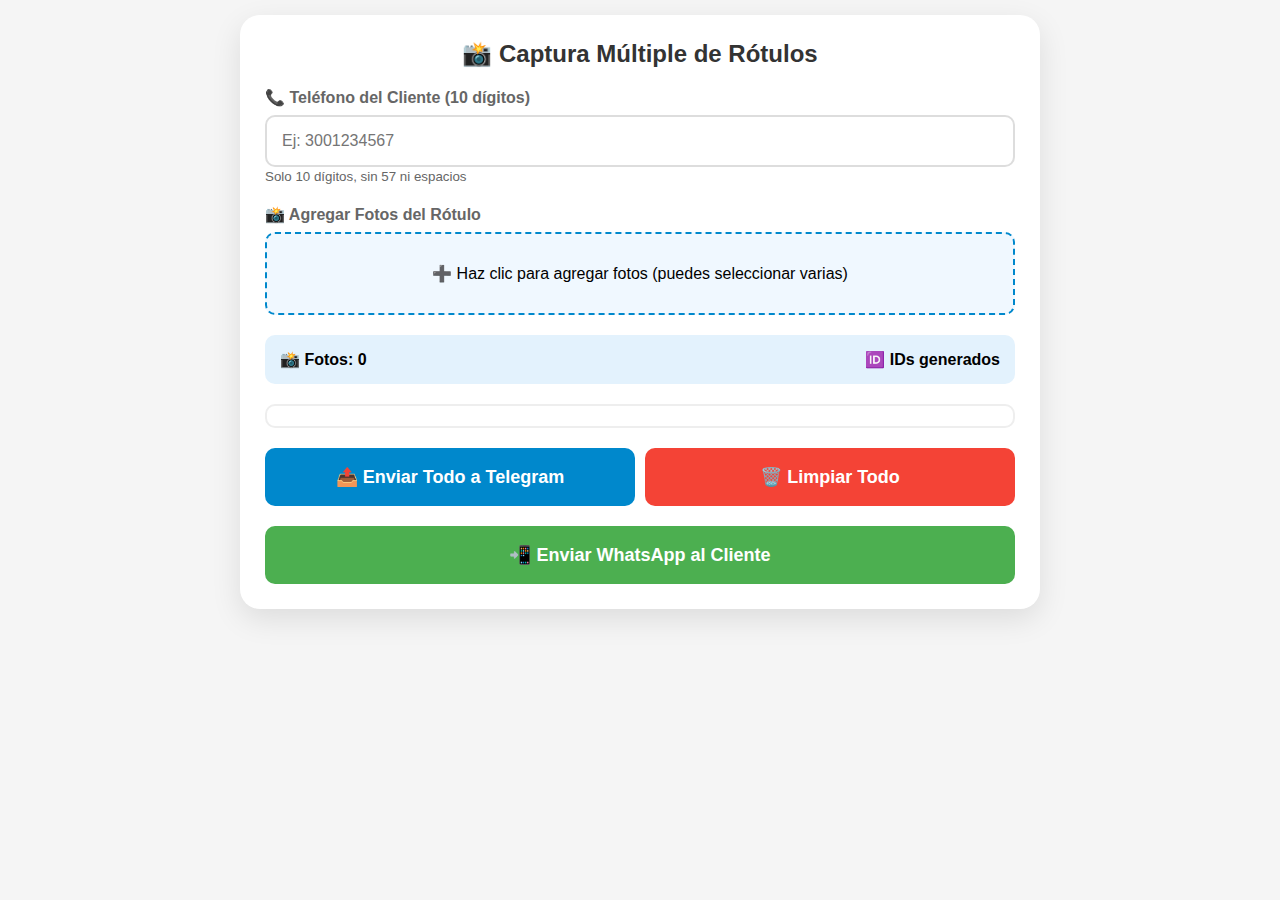
<file: capturas.html>
<!DOCTYPE html>
<html>
<head>
    <title>📸 Captura Rótulo - Múltiple</title>
    <meta charset="UTF-8">
    <meta name="viewport" content="width=device-width, initial-scale=1">
    <style>
        * {
            margin: 0;
            padding: 0;
            box-sizing: border-box;
        }
        
        body {
            font-family: Arial, sans-serif;
            background: #f5f5f5;
            min-height: 100vh;
            padding: 15px;
        }
        
        .container {
            background: white;
            border-radius: 20px;
            padding: 25px;
            max-width: 800px;
            margin: 0 auto;
            box-shadow: 0 10px 30px rgba(0,0,0,0.1);
        }
        
        h2 {
            text-align: center;
            color: #333;
            margin-bottom: 20px;
            font-size: 24px;
        }
        
        .form-group {
            margin-bottom: 20px;
        }
        
        label {
            display: block;
            margin-bottom: 8px;
            color: #666;
            font-weight: bold;
        }
        
        input[type="tel"] {
            width: 100%;
            padding: 15px;
            border: 2px solid #ddd;
            border-radius: 10px;
            font-size: 16px;
            transition: border-color 0.3s;
        }
        
        input[type="tel"]:focus {
            border-color: #0088cc;
            outline: none;
        }
        
        .file-input {
            border: 2px dashed #0088cc;
            border-radius: 10px;
            padding: 30px;
            text-align: center;
            cursor: pointer;
            transition: border-color 0.3s;
            background: #f0f8ff;
        }
        
        .file-input:hover {
            background: #e3f2fd;
        }
        
        .preview-grid {
            display: grid;
            grid-template-columns: repeat(auto-fill, minmax(150px, 1fr));
            gap: 15px;
            margin: 20px 0;
            max-height: 400px;
            overflow-y: auto;
            padding: 10px;
            border: 2px solid #eee;
            border-radius: 10px;
        }
        
        .preview-item {
            position: relative;
            border: 2px solid #ddd;
            border-radius: 10px;
            padding: 10px;
            background: white;
        }
        
        .preview-item img {
            width: 100%;
            height: 120px;
            object-fit: cover;
            border-radius: 5px;
        }
        
        .preview-item .id-preview {
            font-size: 12px;
            font-weight: bold;
            color: #0088cc;
            margin: 5px 0;
            text-align: center;
            word-break: break-all;
        }
        
        .preview-item .remove-btn {
            position: absolute;
            top: 5px;
            right: 5px;
            background: #f44336;
            color: white;
            border: none;
            border-radius: 50%;
            width: 25px;
            height: 25px;
            cursor: pointer;
            display: flex;
            align-items: center;
            justify-content: center;
            font-weight: bold;
        }
        
        .stats {
            display: flex;
            justify-content: space-between;
            background: #e3f2fd;
            padding: 15px;
            border-radius: 10px;
            margin: 15px 0;
            font-weight: bold;
        }
        
        .button-group {
            display: flex;
            gap: 10px;
            margin-top: 20px;
        }
        
        button {
            flex: 1;
            padding: 18px;
            border: none;
            border-radius: 10px;
            font-size: 18px;
            font-weight: bold;
            cursor: pointer;
            transition: background 0.3s;
        }
        
        .btn-enviar {
            background: #0088cc;
            color: white;
        }
        
        .btn-enviar:hover {
            background: #006699;
        }
        
        .btn-limpiar {
            background: #f44336;
            color: white;
        }
        
        .btn-limpiar:hover {
            background: #d32f2f;
        }
        
        .btn-agregar {
            background: #4CAF50;
            color: white;
        }
        
        .btn-agregar:hover {
            background: #45a049;
        }
        
        .btn:disabled {
            background: #ccc;
            cursor: not-allowed;
        }
        
        .estado {
            margin-top: 15px;
            padding: 10px;
            border-radius: 10px;
            text-align: center;
            display: none;
        }
        
        .estado.success {
            background: #d4edda;
            color: #155724;
            display: block;
        }
        
        .estado.error {
            background: #f8d7da;
            color: #721c24;
            display: block;
        }
        
        .telefono-guardado {
            background: #fff3cd;
            color: #856404;
            padding: 8px;
            border-radius: 5px;
            margin-top: 5px;
            font-size: 12px;
            display: none;
        }
    </style>
</head>
<body>
    <div class="container">
        <h2>📸 Captura Múltiple de Rótulos</h2>
        
        <div class="form-group">
            <label>📞 Teléfono del Cliente (10 dígitos)</label>
            <input type="tel" id="telefonoCliente" placeholder="Ej: 3001234567" maxlength="10" inputmode="numeric">
            <small style="color: #666;">Solo 10 dígitos, sin 57 ni espacios</small>
            <div id="telefonoGuardadoMsg" class="telefono-guardado"></div>
        </div>
        
        <div class="form-group">
            <label>📸 Agregar Fotos del Rótulo</label>
            <div class="file-input" onclick="document.getElementById('fotos').click()">
                <span>➕ Haz clic para agregar fotos (puedes seleccionar varias)</span>
                <input type="file" id="fotos" accept="image/*" capture="environment" multiple style="display: none;">
            </div>
        </div>
        
        <div class="stats">
            <span>📸 Fotos: <span id="totalFotos">0</span></span>
            <span>🆔 IDs generados</span>
        </div>
        
        <div id="previewContainer" class="preview-grid"></div>
        
        <div class="button-group">
            <button onclick="enviarTodoATelegram()" class="btn-enviar" id="btnEnviar">📤 Enviar Todo a Telegram</button>
            <button onclick="limpiarTodo()" class="btn-limpiar" id="btnLimpiar">🗑️ Limpiar Todo</button>
        </div>
        
        <div class="button-group">
            <button onclick="enviarWhatsAppCliente()" class="btn-agregar" id="btnWhatsApp">📲 Enviar WhatsApp al Cliente</button>
        </div>
        
        <div id="estado" class="estado"></div>
    </div>

    <script>
        const CONFIG = {
            TELEGRAM_BOT_TOKEN: '8320682242:AAG4h89_8WVmljeEvYHjzRxmnJDt-HoxcAY',
            TELEGRAM_GRUPO_ID: '-1003710352002',
            PREFIJO_ID: 'ENV'
        };
        
        // Array para almacenar las fotos con sus IDs
        let fotosArray = [];
        
        const telefonoInput = document.getElementById('telefonoCliente');
        const fotosInput = document.getElementById('fotos');
        const previewContainer = document.getElementById('previewContainer');
        const totalFotosSpan = document.getElementById('totalFotos');
        const btnEnviar = document.getElementById('btnEnviar');
        const btnWhatsApp = document.getElementById('btnWhatsApp');
        const estadoDiv = document.getElementById('estado');
        const telefonoGuardadoMsg = document.getElementById('telefonoGuardadoMsg');
        
        // Generar ID único
        function generarID() {
            const fecha = new Date();
            
            const formatter = new Intl.DateTimeFormat('es-CO', {
                timeZone: 'America/Bogota',
                year: '2-digit',
                month: '2-digit',
                day: '2-digit',
                hour: '2-digit',
                minute: '2-digit',
                second: '2-digit',
                hour12: false
            });
            
            const partes = formatter.formatToParts(fecha);
            
            let año, mes, dia, hora, minuto, segundo;
            
            partes.forEach(part => {
                if (part.type === 'year') año = part.value;
                if (part.type === 'month') mes = part.value;
                if (part.type === 'day') dia = part.value;
                if (part.type === 'hour') hora = part.value;
                if (part.type === 'minute') minuto = part.value;
                if (part.type === 'second') segundo = part.value;
            });
            
            return `${CONFIG.PREFIJO_ID}${año}${mes}${dia}${hora}${minuto}${segundo}`;
        }
        
        // Obtener fecha formateada
        function obtenerFechaHoraColombia() {
            const fecha = new Date();
            
            const opciones = {
                timeZone: 'America/Bogota',
                year: 'numeric',
                month: '2-digit',
                day: '2-digit',
                hour: '2-digit',
                minute: '2-digit',
                hour12: true,
                timeZoneName: 'short'
            };
            
            return fecha.toLocaleString('es-CO', opciones).replace(',', '');
        }
        
        // Agregar fotos al array
        fotosInput.addEventListener('change', async function(e) {
            const files = Array.from(e.target.files);
            
            for (const file of files) {
                // Generar ID único para esta foto
                const id = generarID();
                
                // Crear URL de preview
                const reader = new FileReader();
                const imageUrl = await new Promise((resolve) => {
                    reader.onload = (e) => resolve(e.target.result);
                    reader.readAsDataURL(file);
                });
                
                // Agregar al array
                fotosArray.push({
                    file: file,
                    id: id,
                    preview: imageUrl
                });
            }
            
            actualizarPreview();
            fotosInput.value = ''; // Limpiar input para poder seleccionar más
        });
        
        // Actualizar vista previa
        function actualizarPreview() {
            previewContainer.innerHTML = '';
            
            fotosArray.forEach((foto, index) => {
                const item = document.createElement('div');
                item.className = 'preview-item';
                
                item.innerHTML = `
                    <img src="${foto.preview}" alt="Preview">
                    <div class="id-preview">${foto.id}</div>
                    <button class="remove-btn" onclick="eliminarFoto(${index})">×</button>
                `;
                
                previewContainer.appendChild(item);
            });
            
            totalFotosSpan.textContent = fotosArray.length;
        }
        
        // Eliminar foto del array
        function eliminarFoto(index) {
            fotosArray.splice(index, 1);
            actualizarPreview();
        }
        
        // Limpiar todo
        function limpiarTodo() {
            fotosArray = [];
            actualizarPreview();
            mostrarEstado('🧹 Todo limpiado', 'success');
        }
        
        // Enviar todas las fotos a Telegram
        async function enviarTodoATelegram() {
            const telefono = telefonoInput.value.trim();
            
            if (!telefono) {
                mostrarEstado('⚠️ Ingresa el teléfono del cliente', 'error');
                return;
            }
            
            if (!/^\d{10}$/.test(telefono)) {
                mostrarEstado('⚠️ Teléfono debe tener 10 dígitos', 'error');
                return;
            }
            
            if (fotosArray.length === 0) {
                mostrarEstado('⚠️ No hay fotos para enviar', 'error');
                return;
            }
            
            btnEnviar.disabled = true;
            btnEnviar.textContent = '⏫ Enviando...';
            
            let enviadas = 0;
            let errores = 0;
            
            for (const foto of fotosArray) {
                try {
                    await enviarATelegram(foto.file, foto.id, telefono, obtenerFechaHoraColombia());
                    enviadas++;
                } catch (error) {
                    console.error('Error:', error);
                    errores++;
                }
            }
            
            // Guardar teléfono para próximos usos
            localStorage.setItem('ultimoTelefono', telefono);
            telefonoGuardadoMsg.textContent = `📌 Teléfono guardado: ${telefono}`;
            telefonoGuardadoMsg.style.display = 'block';
            
            mostrarEstado(`✅ Enviadas: ${enviadas}, Errores: ${errores}`, enviadas > 0 ? 'success' : 'error');
            
            btnEnviar.disabled = false;
            btnEnviar.textContent = '📤 Enviar Todo a Telegram';
        }
        
        // Enviar WhatsApp al cliente
        function enviarWhatsAppCliente() {
            const telefono = telefonoInput.value.trim();
            
            if (!telefono) {
                mostrarEstado('⚠️ Ingresa el teléfono del cliente', 'error');
                return;
            }
            
            if (!/^\d{10}$/.test(telefono)) {
                mostrarEstado('⚠️ Teléfono debe tener 10 dígitos', 'error');
                return;
            }
            
            if (fotosArray.length === 0) {
                mostrarEstado('⚠️ No hay fotos para este envío', 'error');
                return;
            }
            
            const ids = fotosArray.map(f => f.id).join(', ');
            const telefonoCompleto = '57' + telefono;
            const fechaHora = obtenerFechaHoraColombia();
            
            const mensaje = `📦 *ENVÍOS REGISTRADOS*\n` +
                           `━━━━━━━━━━━━━━━━━━\n` +
                           `📞 *Cliente:* ${telefono}\n` +
                           `📅 *Fecha:* ${fechaHora}\n` +
                           `📦 *Total paquetes:* ${fotosArray.length}\n` +
                           `🆔 *Guías:* ${ids}\n` +
                           `━━━━━━━━━━━━━━━━━━\n\n` +
                           `📸 Las imágenes están guardadas en nuestro sistema.`;
            
            window.open(`https://wa.me/${telefonoCompleto}?text=${encodeURIComponent(mensaje)}`, '_blank');
        }
        
        // Enviar a Telegram (función auxiliar)
        async function enviarATelegram(foto, idGuia, telefono, fechaHora) {
            const formData = new FormData();
            formData.append('chat_id', CONFIG.TELEGRAM_GRUPO_ID);
            formData.append('photo', foto);
            
            const caption = `📦 *NUEVA CAPTURA*\n` +
                          `━━━━━━━━━━━━━━\n` +
                          `🆔 *ID:* ${idGuia}\n` +
                          `📞 *Teléfono:* ${telefono}\n` +
                          `📅 *Fecha:* ${fechaHora}\n` +
                          `━━━━━━━━━━━━━━`;
            
            formData.append('caption', caption);
            formData.append('parse_mode', 'Markdown');
            
            const response = await fetch(`https://api.telegram.org/bot${CONFIG.TELEGRAM_BOT_TOKEN}/sendPhoto`, {
                method: 'POST',
                body: formData
            });
            
            const data = await response.json();
            
            if (!data.ok) {
                throw new Error(data.description);
            }
        }
        
        // Mostrar estado
        function mostrarEstado(mensaje, tipo) {
            estadoDiv.textContent = mensaje;
            estadoDiv.className = `estado ${tipo}`;
            
            setTimeout(() => {
                estadoDiv.style.display = 'none';
            }, 3000);
        }
        
        // Validar teléfono en tiempo real
        telefonoInput.addEventListener('input', function(e) {
            this.value = this.value.replace(/[^0-9]/g, '').slice(0, 10);
        });
        
        // Recuperar teléfono guardado
        window.addEventListener('load', function() {
            const telefonoGuardado = localStorage.getItem('ultimoTelefono');
            if (telefonoGuardado) {
                telefonoInput.value = telefonoGuardado;
                telefonoGuardadoMsg.textContent = `📌 Usando teléfono: ${telefonoGuardado}`;
                telefonoGuardadoMsg.style.display = 'block';
            }
        });
        
        // Función para limpiar teléfono
        function limpiarTelefono() {
            telefonoInput.value = '';
            localStorage.removeItem('ultimoTelefono');
            telefonoGuardadoMsg.style.display = 'none';
            mostrarEstado('🧹 Teléfono limpiado', 'success');
        }
    </script>
</body>
</html>
</file>
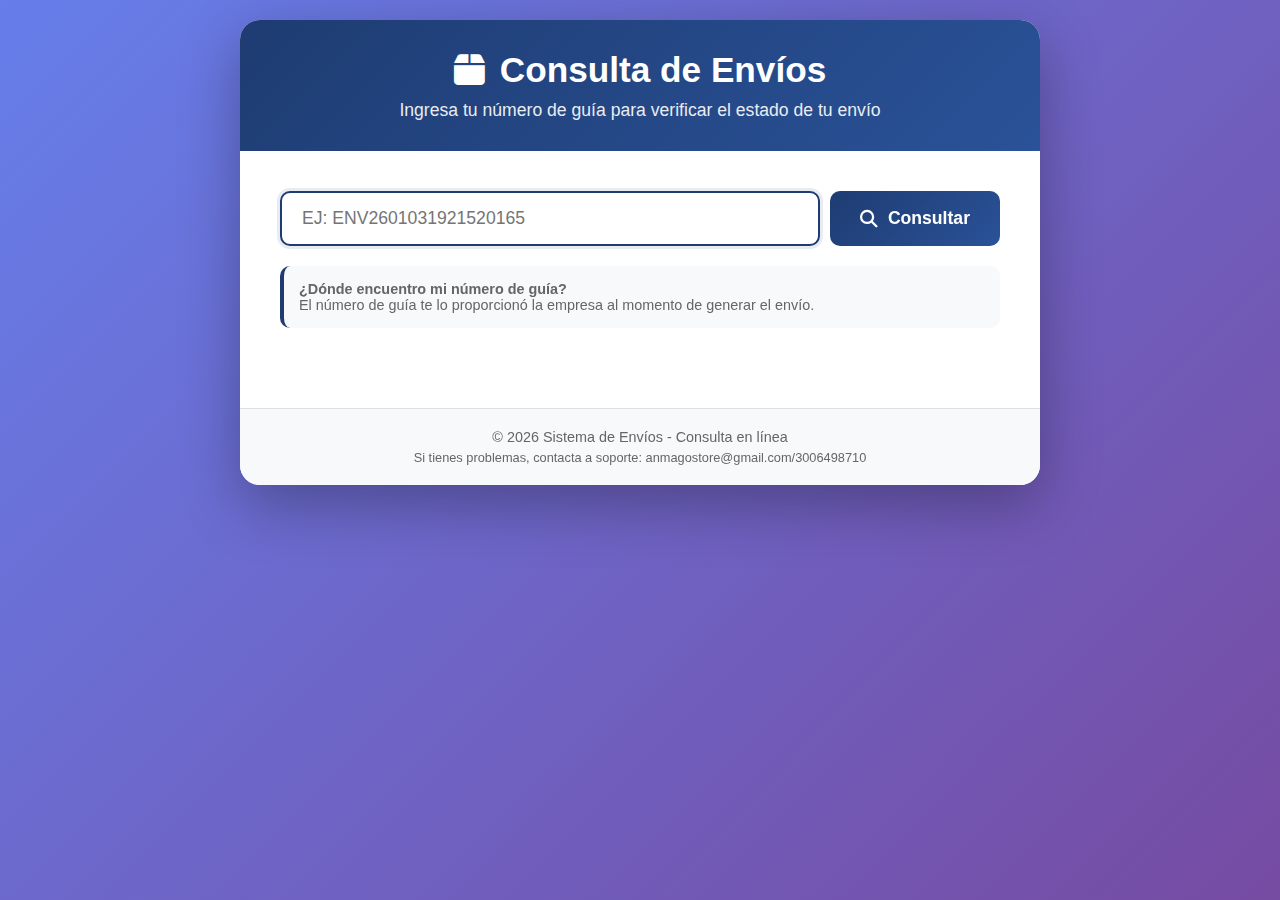
<file: consultas.html>
<!DOCTYPE html>
<html lang="es">
<head>
    <meta charset="UTF-8">
    <meta name="viewport" content="width=device-width, initial-scale=1.0">
    <title>📦 Consulta de Envíos - Clientes</title>
    <style>
        /* Estilos generales */
        * {
            margin: 0;
            padding: 0;
            box-sizing: border-box;
        }
        
        body {
            font-family: 'Segoe UI', Tahoma, Geneva, Verdana, sans-serif;
            background: linear-gradient(135deg, #667eea 0%, #764ba2 100%);
            min-height: 100vh;
            padding: 20px;
            color: #333;
        }
        
        .container {
            max-width: 800px;
            margin: 0 auto;
            background: white;
            border-radius: 20px;
            box-shadow: 0 20px 60px rgba(0,0,0,0.3);
            overflow: hidden;
        }
        
        /* Header */
        .header {
            background: linear-gradient(135deg, #1e3c72 0%, #2a5298 100%);
            color: white;
            padding: 30px;
            text-align: center;
        }
        
        .header h1 {
            font-size: 2.2rem;
            margin-bottom: 10px;
            display: flex;
            align-items: center;
            justify-content: center;
            gap: 15px;
        }
        
        .header p {
            opacity: 0.9;
            font-size: 1.1rem;
        }
        
        /* Contenido principal */
        .content {
            padding: 40px;
        }
        
        /* Formulario de búsqueda */
        .search-section {
            margin-bottom: 40px;
        }
        
        .search-box {
            display: flex;
            gap: 10px;
            margin-bottom: 20px;
        }
        
        #envioId {
            flex: 1;
            padding: 15px 20px;
            border: 2px solid #e0e0e0;
            border-radius: 10px;
            font-size: 1.1rem;
            transition: all 0.3s;
        }
        
        #envioId:focus {
            outline: none;
            border-color: #1e3c72;
            box-shadow: 0 0 0 3px rgba(30, 60, 114, 0.1);
        }
        
        #btnBuscar {
            padding: 15px 30px;
            background: linear-gradient(135deg, #1e3c72 0%, #2a5298 100%);
            color: white;
            border: none;
            border-radius: 10px;
            font-size: 1.1rem;
            font-weight: 600;
            cursor: pointer;
            transition: all 0.3s;
            display: flex;
            align-items: center;
            gap: 10px;
        }
        
        #btnBuscar:hover {
            transform: translateY(-2px);
            box-shadow: 0 10px 20px rgba(30, 60, 114, 0.2);
        }
        
        #btnBuscar:active {
            transform: translateY(0);
        }
        
        .search-help {
            background: #f8f9fa;
            padding: 15px;
            border-radius: 10px;
            font-size: 0.9rem;
            color: #666;
            border-left: 4px solid #1e3c72;
        }
        
        /* Resultados */
        .results-section {
            display: none;
        }
        
        .loading {
            text-align: center;
            padding: 40px;
            color: #666;
            font-size: 1.1rem;
        }
        
        /* Tarjeta de envío */
        .envio-card {
            background: white;
            border-radius: 15px;
            box-shadow: 0 5px 20px rgba(0,0,0,0.1);
            overflow: hidden;
            border: 1px solid #e0e0e0;
            animation: slideUp 0.5s ease;
        }
        
        @keyframes slideUp {
            from {
                opacity: 0;
                transform: translateY(20px);
            }
            to {
                opacity: 1;
                transform: translateY(0);
            }
        }
        
        .envio-header {
            padding: 25px;
            border-bottom: 1px solid #e0e0e0;
            display: flex;
            justify-content: space-between;
            align-items: center;
            background: #f8f9fa;
        }
        
        .envio-id {
            font-size: 1.8rem;
            font-weight: 700;
            color: #1e3c72;
            font-family: 'Courier New', monospace;
        }
        
        .estado-badge {
            padding: 8px 20px;
            border-radius: 20px;
            font-weight: 600;
            font-size: 0.9rem;
            text-transform: uppercase;
            letter-spacing: 0.5px;
        }
        
        .estado-RECIBIDO {
            background: #e3f2fd;
            color: #1976d2;
        }
        
        .estado-REPARTO {
            background: #fff3e0;
            color: #f57c00;
        }
        
        .estado-ENTREGADO {
            background: #e8f5e9;
            color: #388e3c;
        }
        
        .estado-NOVEDAD {
            background: #ffebee;
            color: #d32f2f;
        }
        
        .estado-CANCELADO {
            background: #f5f5f5;
            color: #616161;
        }
        
        .envio-content {
            padding: 25px;
        }
        
        .info-grid {
            display: grid;
            grid-template-columns: repeat(auto-fit, minmax(250px, 1fr));
            gap: 20px;
            margin-bottom: 30px;
        }
        
        .info-item {
            background: #f8f9fa;
            padding: 15px;
            border-radius: 10px;
        }
        
        .info-label {
            font-size: 0.9rem;
            color: #666;
            margin-bottom: 5px;
            text-transform: uppercase;
            letter-spacing: 0.5px;
        }
        
        .info-value {
            font-size: 1.1rem;
            font-weight: 600;
            color: #333;
        }
        
        /* Secciones especiales */
        .payment-section, .shipping-section {
            background: #f8f9fa;
            padding: 20px;
            border-radius: 10px;
            margin-bottom: 20px;
        }
        
        .section-title {
            display: flex;
            align-items: center;
            gap: 10px;
            font-size: 1.2rem;
            color: #1e3c72;
            margin-bottom: 15px;
        }
        
        .payment-details, .shipping-details {
            display: grid;
            grid-template-columns: repeat(auto-fit, minmax(200px, 1fr));
            gap: 15px;
        }
        
        /* Botón de acciones */
        .actions {
            display: flex;
            gap: 15px;
            margin-top: 30px;
        }
        
        .btn-secondary {
            flex: 1;
            padding: 15px;
            background: #f8f9fa;
            color: #1e3c72;
            border: 2px solid #1e3c72;
            border-radius: 10px;
            font-size: 1rem;
            font-weight: 600;
            cursor: pointer;
            transition: all 0.3s;
            text-align: center;
        }
        
        .btn-secondary:hover {
            background: #1e3c72;
            color: white;
        }
        
        /* Mensajes */
        .error-message {
            background: #ffebee;
            color: #d32f2f;
            padding: 15px;
            border-radius: 10px;
            margin-bottom: 20px;
            display: none;
            border-left: 4px solid #d32f2f;
        }
        
        .not-found {
            text-align: center;
            padding: 40px;
            color: #666;
        }
        
        .not-found h3 {
            margin-bottom: 10px;
            color: #d32f2f;
        }
        
        /* Footer */
        .footer {
            text-align: center;
            padding: 20px;
            color: #666;
            font-size: 0.9rem;
            border-top: 1px solid #e0e0e0;
            background: #f8f9fa;
        }
        
        /* Responsive */
        @media (max-width: 768px) {
            .content {
                padding: 20px;
            }
            
            .search-box {
                flex-direction: column;
            }
            
            .header h1 {
                font-size: 1.8rem;
            }
            
            .envio-header {
                flex-direction: column;
                gap: 15px;
                text-align: center;
            }
            
            .actions {
                flex-direction: column;
            }
        }
        
        /* Animaciones */
        @keyframes pulse {
            0% { opacity: 1; }
            50% { opacity: 0.5; }
            100% { opacity: 1; }
        }
        
        .pulse {
            animation: pulse 1.5s infinite;
        }
    </style>
    <!-- Font Awesome Icons -->
    <link rel="stylesheet" href="https://cdnjs.cloudflare.com/ajax/libs/font-awesome/6.4.0/css/all.min.css">
</head>
<body>
    <div class="container">
        <!-- Header -->
        <div class="header">
            <h1>
                <i class="fas fa-box"></i>
                Consulta de Envíos
            </h1>
            <p>Ingresa tu número de guía para verificar el estado de tu envío</p>
        </div>
        
        <!-- Contenido principal -->
        <div class="content">
            <!-- Formulario de búsqueda -->
            <div class="search-section">
                <div class="search-box">
                    <input type="text" 
                           id="envioId" 
                           placeholder="EJ: ENV2601031921520165"
                           autocomplete="off"
                           autocapitalize="characters"
                           maxlength="20">
                    <button id="btnBuscar">
                        <i class="fas fa-search"></i>
                        Consultar
                    </button>
                </div>
                
                <div class="search-help">
                    <p><strong>¿Dónde encuentro mi número de guía?</strong><br>
                    El número de guía te lo proporcionó la empresa al momento de generar el envío. 
                    </p>
                </div>
            </div>
            
            <!-- Mensaje de error -->
            <div id="errorMessage" class="error-message">
                <i class="fas fa-exclamation-circle"></i>
                <span id="errorText"></span>
            </div>
            
            <!-- Sección de carga -->
            <div id="loading" class="loading" style="display: none;">
                <i class="fas fa-spinner fa-spin fa-2x pulse" style="color: #1e3c72;"></i>
                <p style="margin-top: 15px;">Buscando información del envío...</p>
            </div>
            
            <!-- Sección de resultados -->
            <div id="resultsSection" class="results-section">
                <!-- Aquí se mostrarán los resultados -->
            </div>
            
            <!-- No encontrado -->
            <div id="notFound" class="not-found" style="display: none;">
                <i class="fas fa-box-open fa-3x" style="color: #ccc; margin-bottom: 20px;"></i>
                <h3>Envío no encontrado</h3>
                <p>Verifica que el número de guía sea correcto o contacta con soporte.</p>
                <button class="btn-secondary" onclick="resetSearch()" style="margin-top: 20px;">
                    <i class="fas fa-redo"></i> Nueva búsqueda
                </button>
            </div>
        </div>
        
        <!-- Footer -->
        <div class="footer">
            <p>© 2026 Sistema de Envíos - Consulta en línea</p>
            <p style="font-size: 0.8rem; margin-top: 5px;">Si tienes problemas, contacta a soporte: anmagostore@gmail.com/3006498710</p>
        </div>
    </div>

    <script>
        // Configuración
        const API_URL = 'https://script.google.com/macros/s/AKfycbxIipuPmVAvaTt7_oUQzMLNtXIah19dcq2CWkaoglQvFivqY-wBYEw64tvUmL4-1k62/exec'; // Reemplaza con tu URL
        
        // Elementos del DOM
        const envioIdInput = document.getElementById('envioId');
        const btnBuscar = document.getElementById('btnBuscar');
        const errorMessage = document.getElementById('errorMessage');
        const errorText = document.getElementById('errorText');
        const loading = document.getElementById('loading');
        const resultsSection = document.getElementById('resultsSection');
        const notFound = document.getElementById('notFound');
        
        // Función para buscar envío
        async function buscarEnvio() {
            const envioId = envioIdInput.value.trim().toUpperCase();
            
            // Validar entrada
            if (!envioId) {
                showError('Por favor, ingresa un número de guía');
                envioIdInput.focus();
                return;
            }
            
            // Validar formato básico
            if (!envioId.startsWith('ENV')) {
                showError('El número de guía debe comenzar con "ENV"');
                return;
            }
            
            // Limpiar resultados anteriores
            hideAllSections();
            loading.style.display = 'block';
            
            try {
                // Llamar a la API
                const response = await fetch(`${API_URL}?action=obtenerGuia&id=${encodeURIComponent(envioId)}`);
                const data = await response.json();
                
                loading.style.display = 'none';
                
                if (data.success && data.encontrado) {
                    // Mostrar el envío encontrado
                    mostrarEnvio(data);
                } else {
                    // Mostrar no encontrado
                    notFound.style.display = 'block';
                }
                
            } catch (error) {
                loading.style.display = 'none';
                showError('Error al conectar con el servidor. Intenta nuevamente.');
                console.error('Error:', error);
            }
        }
        
        // Función para mostrar el envío
        function mostrarEnvio(envio) {
            // Determinar clase CSS según estado
            const estadoClase = `estado-${envio.ESTADO || envio.estado || 'RECIBIDO'}`;
            const estadoTexto = envio.ESTADO || envio.estado || 'RECIBIDO';
            
            // Determinar icono según estado
            let estadoIcono = 'fa-box';
            switch(estadoTexto) {
                case 'RECIBIDO':
                    estadoIcono = 'fa-inbox';
                    break;
                case 'REPARTO':
                    estadoIcono = 'fa-truck';
                    break;
                case 'ENTREGADO':
                    estadoIcono = 'fa-check-circle';
                    break;
                case 'NOVEDAD':
                    estadoIcono = 'fa-exclamation-triangle';
                    break;
                case 'CANCELADO':
                    estadoIcono = 'fa-times-circle';
                    break;
            }
            
            // Formatear fecha
            const fecha = envio['FECHA DE CREACION'] || envio.fechaCreacion || 'No disponible';
            
            // Determinar estado de pago
            const pagado = envio['PAGADO A REMITENTE'] || envio.pagadoRemitente || 'NO';
            const pagoClase = pagado === 'SI' ? 'estado-ENTREGADO' : 'estado-NOVEDAD';
            const pagoTexto = pagado === 'SI' ? 'Pagado' : 'Pendiente de pago';
            
            // Crear HTML del envío
            const html = `
                <div class="envio-card">
                    <div class="envio-header">
                        <div class="envio-id">${envio['ENVIO ID'] || envio.id || 'Sin ID'}</div>
                        <div class="estado-badge ${estadoClase}">
                            <i class="fas ${estadoIcono}"></i>
                            ${estadoTexto}
                        </div>
                    </div>
                    
                    <div class="envio-content">
                        <!-- Información básica -->
                        <div class="info-grid">
                            <div class="info-item">
                                <div class="info-label">Fecha de creación</div>
                                <div class="info-value">${fecha}</div>
                            </div>
                            
                            <div class="info-item">
                                <div class="info-label">Forma de pago</div>
                                <div class="info-value">${envio['FORMA DE PAGO'] || envio.formaPago || 'No especificado'}</div>
                            </div>
                            
                            <div class="info-item">
                                <div class="info-label">Estado del envío</div>
                                <div class="info-value ${estadoClase}" style="display: inline-block; padding: 5px 10px; border-radius: 5px;">
                                    ${estadoTexto}
                                </div>
                            </div>
                            
                            <div class="info-item">
                                <div class="info-label">Estado de pago</div>
                                <div class="info-value ${pagoClase}" style="display: inline-block; padding: 5px 10px; border-radius: 5px;">
                                    ${pagoTexto}
                                </div>
                            </div>
                        </div>
                        
                        <!-- Información del remitente/destinatario -->
                        <div class="shipping-section">
                            <div class="section-title">
                                <i class="fas fa-user"></i>
                                Información del envío
                            </div>
                            <div class="shipping-details">
                                <div class="info-item">
                                    <div class="info-label">Remitente</div>
                                    <div class="info-value">${envio.REMITE || 'No especificado'}</div>
                                </div>
                                
                                <div class="info-item">
                                    <div class="info-label">Destinatario</div>
                                    <div class="info-value">${envio.DESTINO || 'No especificado'}</div>
                                </div>
                                
                                <div class="info-item">
                                    <div class="info-label">Ciudad destino</div>
                                    <div class="info-value">${envio['CIUDAD DESTINO'] || 'No especificado'}</div>
                                </div>
                                
                                <div class="info-item">
                                    <div class="info-label">Mensajero asignado</div>
                                    <div class="info-value">${envio.MENSAJERO || 'Por asignar'}</div>
                                </div>
                            </div>
                        </div>
                        
                        <!-- Información de valor -->
                        <div class="payment-section">
                            <div class="section-title">
                                <i class="fas fa-money-bill-wave"></i>
                                Información de valores
                            </div>
                            <div class="payment-details">
                                <div class="info-item">
                                    <div class="info-label">Valor a recaudar</div>
                                    <div class="info-value">$${parseFloat(envio['VALOR A RECAUDAR'] || envio.valorRecaudar || 0).toLocaleString()}</div>
                                </div>
                                
                                <div class="info-item">
                                    <div class="info-label">Total a pagar</div>
                                    <div class="info-value">$${parseFloat(envio['TOTAL A PAGAR'] || envio.totalPagar || 0).toLocaleString()}</div>
                                </div>
                                
                                <div class="info-item">
                                    <div class="info-label">Localidad</div>
                                    <div class="info-value">${envio.LOCALIDAD || 'Por asignar'}</div>
                                </div>
                                
                                <div class="info-item">
                                    <div class="info-label">Barrio</div>
                                    <div class="info-value">${envio.BARRIO || 'No especificado'}</div>
                                </div>
                            </div>
                        </div>
                        
                        <!-- Observaciones -->
                        ${envio.OBS ? `
                        <div class="info-item">
                            <div class="info-label">Observaciones</div>
                            <div class="info-value">${envio.OBS}</div>
                        </div>
                        ` : ''}
                        
                        <!-- Botón de Google Maps (si existe URL) -->
                        ${envio['URL DIRECCION MAPS'] ? `
                        <div class="actions">
                            <button class="btn-secondary" onclick="window.open('${envio['URL DIRECCION MAPS']}', '_blank')">
                                <i class="fas fa-map-marker-alt"></i>
                                Ver en Google Maps
                            </button>
                        </div>
                        ` : ''}
                    </div>
                </div>
                
                <div class="actions" style="margin-top: 20px;">
                    <button class="btn-secondary" onclick="resetSearch()">
                        <i class="fas fa-redo"></i>
                        Nueva búsqueda
                    </button>
                    
                    <button class="btn-secondary" onclick="imprimirEnvio()">
                        <i class="fas fa-print"></i>
                        Imprimir información
                    </button>
                </div>
            `;
            
            resultsSection.innerHTML = html;
            resultsSection.style.display = 'block';
        }
        
        // Función para mostrar error
        function showError(mensaje) {
            errorText.textContent = mensaje;
            errorMessage.style.display = 'block';
            setTimeout(() => {
                errorMessage.style.display = 'none';
            }, 5000);
        }
        
        // Función para ocultar todas las secciones
        function hideAllSections() {
            errorMessage.style.display = 'none';
            loading.style.display = 'none';
            resultsSection.style.display = 'none';
            notFound.style.display = 'none';
        }
        
        // Función para resetear búsqueda
        function resetSearch() {
            hideAllSections();
            envioIdInput.value = '';
            envioIdInput.focus();
        }
        
        // Función para imprimir
        function imprimirEnvio() {
            window.print();
        }
        
        // Event Listeners
        btnBuscar.addEventListener('click', buscarEnvio);
        
        envioIdInput.addEventListener('keypress', function(e) {
            if (e.key === 'Enter') {
                buscarEnvio();
            }
        });
        
        // Auto-focus en el input al cargar
        window.addEventListener('DOMContentLoaded', () => {
            envioIdInput.focus();
        });
        
        // Permitir pegar y formatear automáticamente
        envioIdInput.addEventListener('paste', function(e) {
            setTimeout(() => {
                this.value = this.value.trim().toUpperCase();
            }, 10);
        });
    </script>
</body>
</html>
</file>
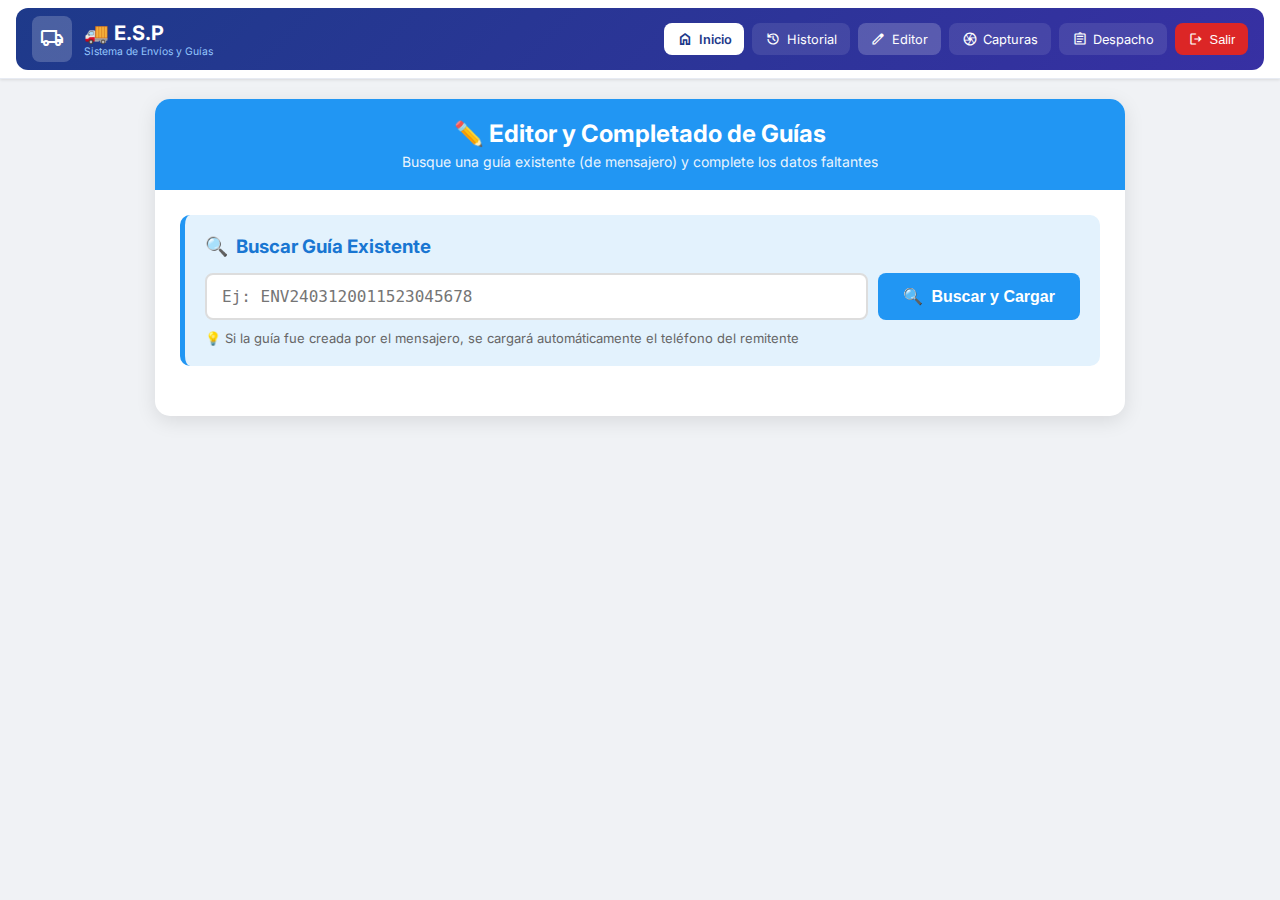
<file: edicion.html>
<!DOCTYPE html>
<html lang="es">
<head>
    <meta charset="UTF-8">
    <meta name="viewport" content="width=device-width, initial-scale=1">
    <title>✏️ Editor de Guías - Completar Registros</title>
    <link href="https://fonts.googleapis.com/css2?family=Material+Symbols+Outlined:wght,FILL@100..700,0..1&amp;display=swap" rel="stylesheet"/>
    <link href="https://fonts.googleapis.com/css2?family=Inter:wght@400;500;600;700&amp;display=swap" rel="stylesheet"/>
    <style>
        * {
            margin: 0;
            padding: 0;
            box-sizing: border-box;
        }
        
        body {
            font-family: 'Inter', 'Segoe UI', Arial, sans-serif;
            background: #f0f2f5;
            min-height: 100vh;
        }
        
        /* Contenedor principal */
        .main-container {
            max-width: 1000px;
            margin: 20px auto;
            padding: 0 15px;
        }
        
        .container {
            background: white;
            border-radius: 15px;
            box-shadow: 0 5px 20px rgba(0,0,0,0.1);
            overflow: hidden;
        }
        
        .header {
            background: #2196F3;
            color: white;
            padding: 20px;
            text-align: center;
        }
        
        .header h1 {
            font-size: 24px;
            margin-bottom: 5px;
        }
        
        .header p {
            font-size: 14px;
            opacity: 0.9;
        }
        
        .content {
            padding: 25px;
        }
        
        .buscador {
            background: #e3f2fd;
            padding: 20px;
            border-radius: 10px;
            margin-bottom: 25px;
            border-left: 5px solid #2196F3;
        }
        
        .buscador h3 {
            color: #1976D2;
            margin-bottom: 15px;
            display: flex;
            align-items: center;
            gap: 8px;
        }
        
        .buscador .input-group {
            display: flex;
            gap: 10px;
        }
        
        .buscador input {
            flex: 1;
            padding: 12px 15px;
            border: 2px solid #ddd;
            border-radius: 8px;
            font-size: 16px;
            font-family: monospace;
        }
        
        .buscador input:focus {
            border-color: #2196F3;
            outline: none;
        }
        
        .buscador button {
            padding: 12px 25px;
            background: #2196F3;
            color: white;
            border: none;
            border-radius: 8px;
            font-size: 16px;
            font-weight: bold;
            cursor: pointer;
            display: flex;
            align-items: center;
            gap: 8px;
            transition: background 0.3s;
        }
        
        .buscador button:hover {
            background: #1976D2;
        }
        
        .info-guia {
            background: #fff3cd;
            border: 1px solid #ffeeba;
            padding: 15px;
            border-radius: 8px;
            margin-bottom: 20px;
            display: none;
        }
        
        .info-guia .label {
            font-weight: bold;
            color: #856404;
        }
        
        .info-guia .valor {
            color: #856404;
            font-family: monospace;
            font-size: 16px;
        }
        
        .formulario {
            display: none;
        }
        
        .formulario h3 {
            color: #333;
            margin-bottom: 20px;
            padding-bottom: 10px;
            border-bottom: 2px solid #4CAF50;
        }
        
        .grid {
            display: grid;
            grid-template-columns: repeat(2, 1fr);
            gap: 20px;
            margin-bottom: 20px;
        }
        
        .campo {
            margin-bottom: 5px;
        }
        
        .campo label {
            display: block;
            font-weight: 600;
            color: #555;
            margin-bottom: 5px;
            font-size: 14px;
        }
        
        .campo input, .campo select, .campo textarea {
            width: 100%;
            padding: 10px 12px;
            border: 2px solid #e0e0e0;
            border-radius: 6px;
            font-size: 14px;
            transition: border-color 0.3s;
        }
        
        .campo input:focus, .campo select:focus, .campo textarea:focus {
            border-color: #4CAF50;
            outline: none;
        }
        
        .campo input[readonly] {
            background-color: #f5f5f5;
            border-color: #ddd;
            color: #666;
        }
        
        .campo-full {
            grid-column: span 2;
        }
        
        .telefono-cargado {
            background-color: #e8f5e8 !important;
            border-color: #4CAF50 !important;
        }
        
        .acciones {
            margin-top: 30px;
            padding-top: 20px;
            border-top: 1px solid #eee;
            display: flex;
            gap: 15px;
            justify-content: flex-end;
        }
        
        .btn-guardar {
            padding: 12px 30px;
            background: #4CAF50;
            color: white;
            border: none;
            border-radius: 8px;
            font-size: 16px;
            font-weight: bold;
            cursor: pointer;
            display: flex;
            align-items: center;
            gap: 8px;
            transition: background 0.3s;
        }
        
        .btn-guardar:hover {
            background: #45a049;
        }
        
        .btn-limpiar {
            padding: 12px 30px;
            background: #9e9e9e;
            color: white;
            border: none;
            border-radius: 8px;
            font-size: 16px;
            font-weight: bold;
            cursor: pointer;
            transition: background 0.3s;
        }
        
        .btn-limpiar:hover {
            background: #757575;
        }
        
        .notificacion {
            position: fixed;
            top: 20px;
            right: 20px;
            padding: 15px 25px;
            border-radius: 8px;
            color: white;
            font-weight: bold;
            z-index: 9999;
            display: none;
            box-shadow: 0 4px 12px rgba(0,0,0,0.15);
            animation: slideIn 0.3s;
        }
        
        @keyframes slideIn {
            from { transform: translateX(100%); opacity: 0; }
            to { transform: translateX(0); opacity: 1; }
        }
        
        @keyframes spin {
            0% { transform: rotate(0deg); }
            100% { transform: rotate(360deg); }
        }
        
        .badge {
            display: inline-block;
            padding: 3px 8px;
            border-radius: 4px;
            font-size: 12px;
            font-weight: bold;
            margin-left: 10px;
        }
        
        .badge-capturado {
            background: #ffc107;
            color: #856404;
        }
        
        .badge-completo {
            background: #4CAF50;
            color: white;
        }
        
        @media (max-width: 768px) {
            .grid {
                grid-template-columns: 1fr;
            }
            
            .campo-full {
                grid-column: span 1;
            }
            
            .input-group {
                flex-direction: column;
            }
        }
    </style>
</head>
<body>
    <!-- ============================================
         HEADER UNIFICADO (IDÉNTICO AL DE INDEX.HTML)
         ============================================ -->
    <header style="position: sticky; top: 0; z-index: 50; width: 100%; background: white; border-bottom: 1px solid #e7ebf3; padding: 0.5rem 1rem; box-shadow: 0 1px 3px rgba(0,0,0,0.1);">
        <nav style="background: linear-gradient(135deg, #1e3a8a, #3730a3); color: white; border-radius: 0.75rem; padding: 0.5rem 1rem;">
            <div style="display: flex; flex-direction: row; flex-wrap: wrap; justify-content: space-between; align-items: center; gap: 1rem; max-width: 1280px; margin: 0 auto;">
                
                <!-- Logo y título -->
                <div style="display: flex; align-items: center; gap: 0.75rem;">
                    <div style="background: rgba(255,255,255,0.2); border-radius: 0.5rem; padding: 0.5rem;">
                        <span style="font-family: 'Material Symbols Outlined'; font-size: 1.5rem;">local_shipping</span>
                    </div>
                    <div>
                        <h1 style="font-size: 1.25rem; font-weight: bold; margin: 0;">🚚 E.S.P</h1>
                        <p style="font-size: 0.65rem; color: #93c5fd; margin: 0; display: block;">Sistema de Envíos y Guías</p>
                    </div>
                </div>
                
                <!-- Botones de navegación -->
                <div style="display: flex; flex-wrap: wrap; justify-content: center; align-items: center; gap: 0.5rem;">
                    <a href="index.html" style="display: inline-flex; align-items: center; gap: 0.35rem; padding: 0.4rem 0.8rem; border-radius: 0.5rem; background: white; color: #1e3a8a; font-weight: 600; text-decoration: none; font-size: 0.8rem;">
                        <span style="font-family: 'Material Symbols Outlined'; font-size: 1rem;">home</span>
                        <span>Inicio</span>
                    </a>
                    
                    <a href="historial.html" style="display: inline-flex; align-items: center; gap: 0.35rem; padding: 0.4rem 0.8rem; border-radius: 0.5rem; background: rgba(255,255,255,0.1); color: white; text-decoration: none; font-size: 0.8rem;">
                        <span style="font-family: 'Material Symbols Outlined'; font-size: 1rem;">history</span>
                        <span>Historial</span>
                    </a>
                    
                    <a href="edicion.html" style="display: inline-flex; align-items: center; gap: 0.35rem; padding: 0.4rem 0.8rem; border-radius: 0.5rem; background: rgba(255,255,255,0.2); color: white; text-decoration: none; font-size: 0.8rem;">
                        <span style="font-family: 'Material Symbols Outlined'; font-size: 1rem;">edit</span>
                        <span>Editor</span>
                    </a>
                    
                    <a href="capturas.html" style="display: inline-flex; align-items: center; gap: 0.35rem; padding: 0.4rem 0.8rem; border-radius: 0.5rem; background: rgba(255,255,255,0.1); color: white; text-decoration: none; font-size: 0.8rem;">
                        <span style="font-family: 'Material Symbols Outlined'; font-size: 1rem;">camera</span>
                        <span>Capturas</span>
                    </a>
                    
                    <a href="planilla-mensajeros.html" style="display: inline-flex; align-items: center; gap: 0.35rem; padding: 0.4rem 0.8rem; border-radius: 0.5rem; background: rgba(255,255,255,0.1); color: white; text-decoration: none; font-size: 0.8rem;">
                        <span style="font-family: 'Material Symbols Outlined'; font-size: 1rem;">assignment</span>
                        <span>Despacho</span>
                    </a>
                    
                    <button id="logoutButton" style="display: inline-flex; align-items: center; gap: 0.35rem; padding: 0.4rem 0.8rem; border-radius: 0.5rem; background: #dc2626; color: white; border: none; cursor: pointer; font-size: 0.8rem;">
                        <span style="font-family: 'Material Symbols Outlined'; font-size: 1rem;">logout</span>
                        <span>Salir</span>
                    </button>
                </div>
            </div>
        </nav>
    </header>

    <!-- Contenido principal -->
    <div class="main-container">
        <div class="container">
            <div class="header">
                <h1>✏️ Editor y Completado de Guías</h1>
                <p>Busque una guía existente (de mensajero) y complete los datos faltantes</p>
            </div>
            
            <div class="content">
                <!-- BUSCADOR -->
                <div class="buscador">
                    <h3>
                        <span>🔍</span>
                        Buscar Guía Existente
                    </h3>
                    <div class="input-group">
                        <input type="text" id="buscadorGuia" placeholder="Ej: ENV2403120011523045678">
                        <button onclick="buscarGuia()">
                            <span>🔍</span>
                            Buscar y Cargar
                        </button>
                    </div>
                    <div style="margin-top: 10px; font-size: 13px; color: #666;">
                        💡 Si la guía fue creada por el mensajero, se cargará automáticamente el teléfono del remitente
                    </div>
                </div>
                
                <!-- INFORMACIÓN DE LA GUÍA ENCONTRADA -->
                <div class="info-guia" id="infoGuia">
                    <div style="display: flex; justify-content: space-between; align-items: center;">
                        <div>
                            <span class="label">Guía:</span>
                            <span class="valor" id="guiaEncontrada">-</span>
                        </div>
                        <div>
                            <span class="label">Estado:</span>
                            <span id="estadoGuia" class="badge badge-capturado">CAPTURADO</span>
                        </div>
                    </div>
                    <div style="margin-top: 8px;">
                        <span class="label">📞 Teléfono Remitente cargado:</span>
                        <span class="valor" id="telefonoCargado">-</span>
                    </div>
                </div>
                
                <!-- FORMULARIO DE EDICIÓN -->
                <form class="formulario" id="formularioEdicion" onsubmit="return false;">
                    <h3>📝 Completar Datos de la Guía</h3>
                    
                    <div class="grid">
                        <!-- ID (solo lectura) -->
                        <div class="campo">
                            <label>ID de Guía</label>
                            <input type="text" id="envioId" readonly>
                        </div>
                        
                        <!-- Fecha (solo lectura) -->
                        <div class="campo">
                            <label>Fecha de Creación</label>
                            <input type="text" id="fechaCreacion" readonly>
                        </div>
                        
                        <!-- Forma de Pago -->
                        <div class="campo">
                            <label>Forma de Pago *</label>
                            <select id="formaPago" required>
                                <option value="">Seleccione...</option>
                                <option value="contado">Contado</option>
                                <option value="contraentrega">Contraentrega</option>
                                <option value="contraentrega_recaudo">Con Recaudo</option>
                            </select>
                        </div>
                        
                        <!-- Teléfono Remitente (viene del mensajero) -->
                        <div class="campo">
                            <label>Teléfono Remitente</label>
                            <input type="text" id="telefonoRemitente" readonly class="telefono-cargado">
                        </div>
                        
                        <!-- Remitente -->
                        <div class="campo">
                            <label>Nombre Remitente *</label>
                            <input type="text" id="remitente" placeholder="" required>
                        </div>
                        
                        <!-- Dirección Remitente -->
                        <div class="campo campo-full">
                            <label>Dirección Remitente *</label>
                            <input type="text" id="direccionRemitente" placeholder="" required>
                        </div>
                        
                        <!-- Destinatario -->
                        <div class="campo">
                            <label>Nombre Destinatario *</label>
                            <input type="text" id="destinatario" placeholder="" required>
                        </div>
                        
                        <!-- Teléfono Cliente (destinatario) -->
                        <div class="campo">
                            <label>Teléfono Destinatario *</label>
                            <input type="text" id="telefonoCliente" placeholder="" required>
                        </div>
                        
                      
                        <!-- Dirección Destino -->
                        <div class="campo campo-full">
                            <label>Dirección Destino *</label>
                            <input type="text" id="direccionDestino" placeholder="" required>
                        </div>
                        
                        <!-- Complemento -->
                        <div class="campo">
                            <label>Complemento</label>
                            <input type="text" id="complemento" placeholder="">
                        </div>
                        <!-- Barrio -->
                        <div class="campo">
                            <label>Barrio *</label>
                            <input type="text" id="barrio" placeholder="" required>
                        </div>

                          <!-- Ciudad Destino -->
                        <div class="campo">
                            <label>Ciudad Destino *</label>
                            <select id="ciudadDestino" required>
                                <option value="">Seleccione...</option>
                                <option value="Bogotá D.C.">Bogotá D.C.</option>
                                <option value="Soacha">Soacha</option>
                            </select>
                        </div>
                        
                        
                        
                        <!-- Valor a Recaudar -->
                        <div class="campo">
                            <label>Valor a Recaudar ($)</label>
                            <input type="number" id="valorRecaudar" placeholder="0" min="0" step="100">
                        </div>
                        
                        <!-- Observaciones -->
                        <div class="campo campo-full">
                            <label>Observaciones</label>
                            <textarea id="observaciones" rows="2" placeholder="Notas adicionales..."></textarea>
                        </div>
                    </div>
                    
                    <div class="acciones">
                        <button type="button" class="btn-limpiar" onclick="limpiarFormulario()">
                            🗑️ Limpiar
                        </button>
                        <button type="button" class="btn-guardar" onclick="guardarCambios()">
                            💾 Guardar Cambios
                        </button>
                    </div>
                </form>
            </div>
        </div>
    </div>
    
    <div id="notificacion" class="notificacion"></div>

    <script>
        // ============================================
        // CONFIGURACIÓN
        // ============================================
        const SCRIPT_URL = 'https://script.google.com/macros/s/AKfycbz_y8kiJPEe9CyUGsQHNbRPpWnZw3SSfDPjOazkwk2nx4nYwG3_yF0AhywfkV8C3aPD/exec';
        let modoEdicion = false;
        let filaActual = null;
        
        // ============================================
        // FUNCIÓN PARA MOSTRAR NOTIFICACIONES
        // ============================================
        function mostrarNotificacion(mensaje, tipo = 'success') {
            const notif = document.getElementById('notificacion');
            notif.style.background = tipo === 'error' ? '#f44336' : '#4CAF50';
            notif.textContent = mensaje;
            notif.style.display = 'block';
            
            setTimeout(() => {
                notif.style.display = 'none';
            }, 3000);
        }
        
        // ============================================
        // FUNCIÓN PARA BUSCAR GUÍA
        // ============================================
        async function buscarGuia() {
            const guiaId = document.getElementById('buscadorGuia').value.trim();
            
            if (!guiaId) {
                mostrarNotificacion('⚠️ Ingrese un ID de guía', 'error');
                return;
            }
            
            mostrarNotificacion('🔍 Buscando guía...');
            
            try {
                const response = await fetch(`${SCRIPT_URL}?action=obtenerGuia&id=${guiaId}`);
                const data = await response.json();
                
                if (data.success && data.encontrado) {
                    // Mostrar información de la guía
                    document.getElementById('infoGuia').style.display = 'block';
                    document.getElementById('guiaEncontrada').textContent = data["ENVIO ID"];
                    
                    // Verificar estado
                    const estado = data["ESTADO"] || "CAPTURADO";
                    const badge = document.getElementById('estadoGuia');
                    badge.textContent = estado;
                    badge.className = estado === 'CAPTURADO' ? 'badge badge-capturado' : 'badge badge-completo';
                    
                    // Cargar datos en el formulario
                    document.getElementById('envioId').value = data["ENVIO ID"] || '';
                    document.getElementById('fechaCreacion').value = data["FECHA DE CREACION"] || '';
                    document.getElementById('telefonoRemitente').value = data["TELEFONO"] || '';
                    document.getElementById('telefonoCargado').textContent = data["TELEFONO"] || 'No tiene';
                    
                    // Cargar otros datos si ya existen
                    document.getElementById('formaPago').value = data["FORMA DE PAGO"] || '';
                    document.getElementById('remitente').value = data["REMITE"] || '';
                    document.getElementById('direccionRemitente').value = data["DIRECCION"] || '';
                    document.getElementById('destinatario').value = data["DESTINO"] || '';
                    document.getElementById('telefonoCliente').value = data["TELEFONOCLIENTE"] || '';
                    document.getElementById('ciudadDestino').value = data["CIUDAD DESTINO"] || '';
                    document.getElementById('barrio').value = data["BARRIO"] || '';
                    document.getElementById('direccionDestino').value = data["DIRECCION DESTINO"] || '';
                    document.getElementById('complemento').value = data["COMPLEMENTO DE DIR"] || '';
                    document.getElementById('valorRecaudar').value = data["VALOR A RECAUDAR"] || '0';
                    document.getElementById('observaciones').value = data["OBS"] || '';
                    
                    // Guardar fila para actualización
                    filaActual = data.filaEncontrada;
                    modoEdicion = true;
                    
                    // Mostrar formulario
                    document.getElementById('formularioEdicion').style.display = 'block';
                    
                    mostrarNotificacion(`✅ Guía cargada correctamente`);
                    
                } else {
                    mostrarNotificacion('❌ Guía no encontrada', 'error');
                    limpiarFormulario();
                }
            } catch (error) {
                console.error('Error:', error);
                mostrarNotificacion('❌ Error al buscar la guía', 'error');
            }
        }
        
        // ============================================
        // FUNCIÓN PARA GUARDAR CAMBIOS
        // ============================================
        async function guardarCambios() {
            // Validar campos obligatorios
            const camposRequeridos = ['formaPago', 'remitente', 'direccionRemitente', 'destinatario', 
                                     'telefonoCliente', 'ciudadDestino', 'barrio', 'direccionDestino'];
            
            for (const campo of camposRequeridos) {
                const elemento = document.getElementById(campo);
                if (!elemento.value.trim()) {
                    mostrarNotificacion(`⚠️ El campo ${elemento.previousElementSibling.textContent} es obligatorio`, 'error');
                    elemento.focus();
                    return;
                }
            }
            
            if (!modoEdicion || !filaActual) {
                mostrarNotificacion('❌ No hay una guía cargada para editar', 'error');
                return;
            }
            
            mostrarNotificacion('💾 Guardando cambios...');
            
            try {
                const formData = new FormData();
                
                // Agregar todos los datos
                formData.append('envioId', document.getElementById('envioId').value);
                formData.append('fila', filaActual);
                formData.append('formaPago', document.getElementById('formaPago').value);
                formData.append('remite', document.getElementById('remitente').value);
                formData.append('telefono', document.getElementById('telefonoRemitente').value);
                formData.append('direccion', document.getElementById('direccionRemitente').value);
                formData.append('destino', document.getElementById('destinatario').value);
                formData.append('telefonoCliente', document.getElementById('telefonoCliente').value);
                formData.append('ciudadDestino', document.getElementById('ciudadDestino').value);
                formData.append('barrio', document.getElementById('barrio').value);
                formData.append('direccionDestino', document.getElementById('direccionDestino').value);
                formData.append('complementoDir', document.getElementById('complemento').value);
                formData.append('valorRecaudar', document.getElementById('valorRecaudar').value || '0');
                formData.append('observaciones', document.getElementById('observaciones').value);
                formData.append('accion', 'completarGuia');
                
                const response = await fetch(SCRIPT_URL, {
                    method: 'POST',
                    body: formData
                });
                
                const result = await response.json();
                
                if (result.success) {
                    mostrarNotificacion('✅ Guía actualizada correctamente');
                    
                    // Actualizar estado en la interfaz
                    document.getElementById('estadoGuia').textContent = 'COMPLETADO';
                    document.getElementById('estadoGuia').className = 'badge badge-completo';
                    
                    setTimeout(() => {
                        limpiarFormulario();
                    }, 2000);
                } else {
                    mostrarNotificacion('❌ Error al guardar: ' + (result.error || 'Desconocido'), 'error');
                }
            } catch (error) {
                console.error('Error:', error);
                mostrarNotificacion('❌ Error al conectar con el servidor', 'error');
            }
        }
        
        // ============================================
        // FUNCIÓN PARA LIMPIAR FORMULARIO
        // ============================================
        function limpiarFormulario() {
            document.getElementById('buscadorGuia').value = '';
            document.getElementById('infoGuia').style.display = 'none';
            document.getElementById('formularioEdicion').style.display = 'none';
            document.getElementById('envioId').value = '';
            document.getElementById('fechaCreacion').value = '';
            document.getElementById('telefonoRemitente').value = '';
            document.getElementById('formaPago').value = '';
            document.getElementById('remitente').value = '';
            document.getElementById('direccionRemitente').value = '';
            document.getElementById('destinatario').value = '';
            document.getElementById('telefonoCliente').value = '';
            document.getElementById('ciudadDestino').value = '';
            document.getElementById('barrio').value = '';
            document.getElementById('direccionDestino').value = '';
            document.getElementById('complemento').value = '';
            document.getElementById('valorRecaudar').value = '0';
            document.getElementById('observaciones').value = '';
            
            modoEdicion = false;
            filaActual = null;
        }
        
        // ============================================
        // BUSCAR CON ENTER
        // ============================================
        document.getElementById('buscadorGuia').addEventListener('keypress', function(e) {
            if (e.key === 'Enter') {
                buscarGuia();
            }
        });

        // ============================================
        // LOGOUT
        // ============================================
        document.getElementById('logoutButton')?.addEventListener('click', function() {
            if (confirm('¿Cerrar sesión?')) {
                localStorage.clear();
                location.reload();
            }
        });
    </script>
</body>
</html>
</file>
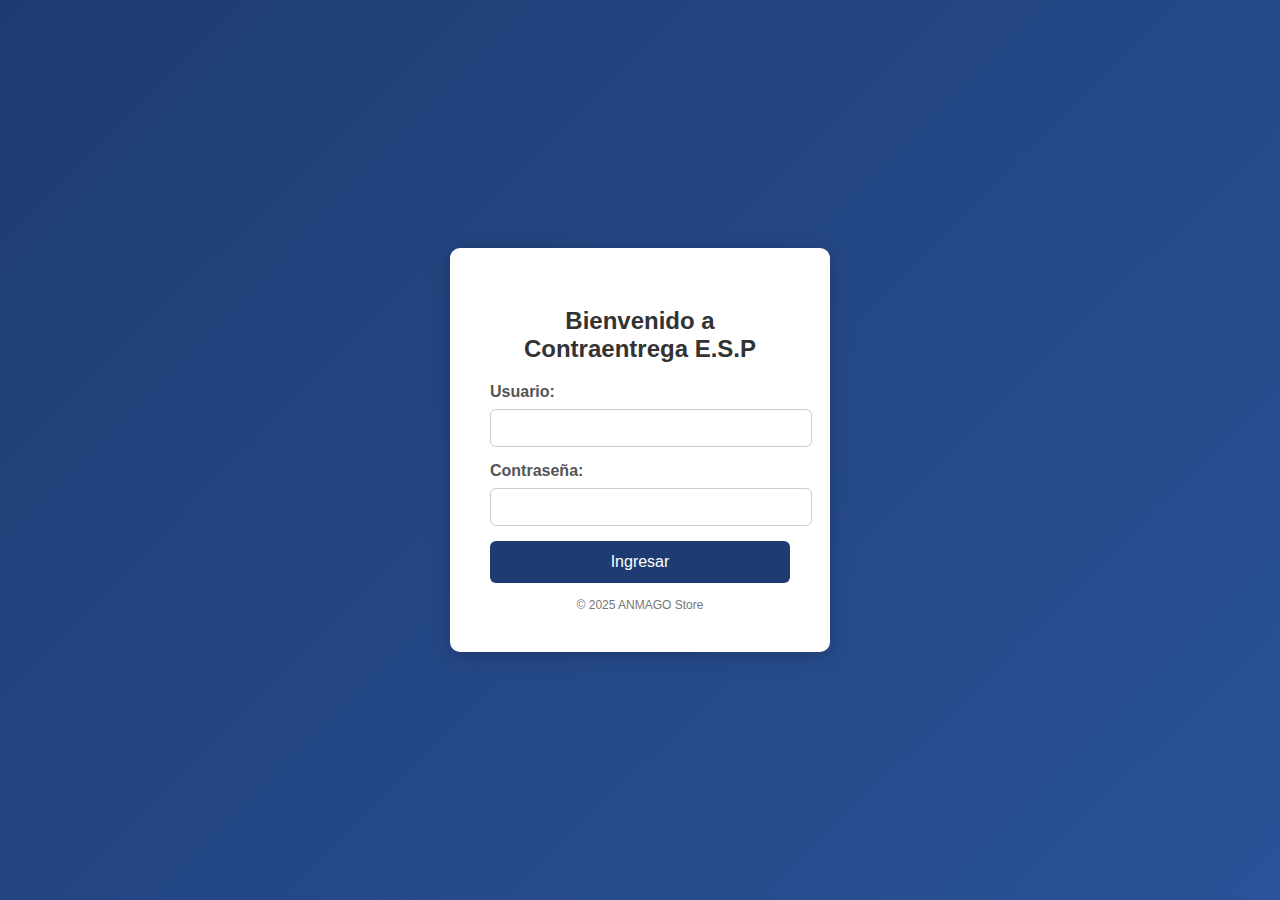
<file: login.html>
<!DOCTYPE html>
<html lang="es">
<head>
  <meta charset="UTF-8">
  <title>Login</title>
  <style>
    body {
      font-family: Arial, Helvetica, sans-serif;
      background: linear-gradient(135deg, #1e3c72, #2a5298);
      display: flex;
      justify-content: center;
      align-items: center;
      height: 100vh;
      margin: 0;
    }

    .login-container {
      background-color: #fff;
      padding: 40px;
      border-radius: 10px;
      box-shadow: 0 4px 20px rgba(0,0,0,0.2);
      width: 300px;
    }

    .login-container h2 {
      text-align: center;
      margin-bottom: 20px;
      color: #333;
    }

    label {
      display: block;
      margin-bottom: 8px;
      font-weight: bold;
      color: #555;
    }

    input[type="text"],
    input[type="password"] {
      width: 100%;
      padding: 10px;
      margin-bottom: 15px;
      border: 1px solid #ccc;
      border-radius: 6px;
      font-size: 14px;
    }

    button {
      width: 100%;
      padding: 12px;
      background-color: #1e3c72;
      color: #fff;
      border: none;
      border-radius: 6px;
      font-size: 16px;
      cursor: pointer;
      transition: background 0.3s ease;
    }

    button:hover {
      background-color: #2a5298;
    }

    .footer {
      text-align: center;
      margin-top: 15px;
      font-size: 12px;
      color: #777;
    }
  </style>
</head>
<body>
  <div class="login-container">
    <h2>Bienvenido a Contraentrega E.S.P</h2>
    <form id="loginForm">
      <label for="usuario">Usuario:</label>
      <input type="text" id="usuario" name="usuario" required>
      
      <label for="password">Contraseña:</label>
      <input type="password" id="password" name="password" required>
      
      <button type="submit">Ingresar</button>
    </form>
    <div class="footer">© 2025 ANMAGO Store</div>
  </div>

  <script src="login.js"></script>
</body>
</html>
</file>
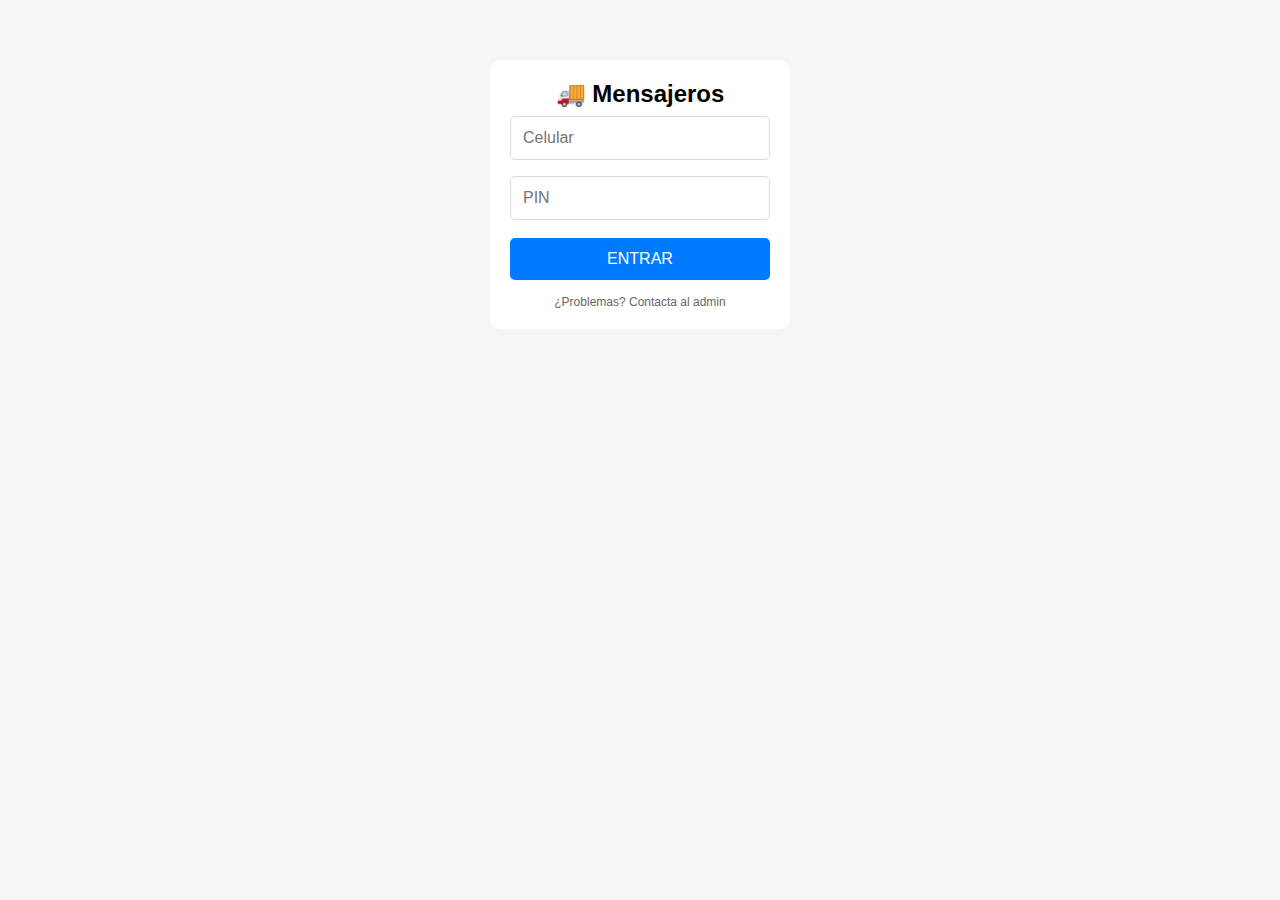
<file: mensajeros.html>
<!DOCTYPE html>
<html lang="es">
<head>
    <meta charset="UTF-8">
    <meta name="viewport" content="width=device-width, initial-scale=1, maximum-scale=1">
    <title>Mensajeros</title>
    <style>
        /* RESET MINIMAL */
        * { margin: 0; padding: 0; box-sizing: border-box; }
        body { font-family: Arial, sans-serif; background: #f5f5f5; padding: 10px; }
        
        /* LOGIN - Solo aparece si no hay sesión */
        .login-box {
            max-width: 300px; margin: 50px auto; padding: 20px;
            background: white; border-radius: 10px; text-align: center;
        }
        .login-input {
            width: 100%; padding: 12px; margin: 8px 0;
            border: 1px solid #ddd; border-radius: 5px;
            font-size: 16px;
        }
        .login-btn {
            width: 100%; padding: 12px; background: #007bff;
            color: white; border: none; border-radius: 5px;
            font-size: 16px; margin-top: 10px;
        }
        
        /* HEADER DASHBOARD */
        .header {
            background: #007bff; color: white; padding: 15px;
            border-radius: 10px; margin-bottom: 15px;
        }
        .header h3 { font-size: 18px; margin-bottom: 5px; }
        .header p { font-size: 14px; opacity: 0.9; }
        
        /* CONTADORES */
        .contadores {
            display: grid; grid-template-columns: 1fr 1fr;
            gap: 10px; margin-bottom: 15px;
        }
        .contador {
            background: white; padding: 15px;
            border-radius: 8px; text-align: center;
            box-shadow: 0 2px 4px rgba(0,0,0,0.1);
        }
        .contador .numero {
            font-size: 24px; font-weight: bold;
            color: #007bff;
        }
        
        /* LISTA PAQUETES */
        .lista-paquetes { margin-bottom: 20px; }
        .paquete {
            background: white; padding: 15px;
            border-radius: 8px; margin-bottom: 10px;
            box-shadow: 0 2px 4px rgba(0,0,0,0.1);
        }
        .paquete h4 {
            color: #333; margin-bottom: 5px;
            font-size: 16px;
        }
        .paquete p {
            color: #666; font-size: 14px;
            margin-bottom: 10px;
        }
        
        /* BOTONES */
        .botones {
            display: grid; grid-template-columns: 1fr 1fr;
            gap: 10px;
        }
        .btn {
            padding: 12px; border: none; border-radius: 5px;
            font-size: 14px; font-weight: bold;
        }
        .btn-entregar { background: #28a745; color: white; }
        .btn-novedad { background: #ffc107; color: black; }
        
        /* MODAL NOVEDAD */
        .modal {
            display: none; position: fixed; top: 0; left: 0;
            width: 100%; height: 100%; background: rgba(0,0,0,0.5);
            z-index: 1000;
        }
        .modal-content {
            background: white; margin: 20px; padding: 20px;
            border-radius: 10px; max-width: 400px;
            position: relative; top: 50%; transform: translateY(-50%);
        }
        .select-motivo {
            width: 100%; padding: 10px; margin: 10px 0;
            border: 1px solid #ddd; border-radius: 5px;
        }
        .textarea-obs {
            width: 100%; padding: 10px; margin: 10px 0;
            border: 1px solid #ddd; border-radius: 5px;
            min-height: 80px;
        }
        
        /* LOADING */
        .loading {
            text-align: center; padding: 20px;
            color: #666;
        }
        
        /* TAMAÑO MÍNIMO: 5KB total (compressed) */
    </style>
</head>
<body>

<!-- LOGIN SECTION -->
<div id="loginSection" class="login-box">
    <h2>🚚 Mensajeros</h2>
    <input type="tel" id="celular" class="login-input" 
           placeholder="Celular" maxlength="10">
    <input type="password" id="pin" class="login-input" 
           placeholder="PIN" maxlength="4">
    <button onclick="ingresar()" class="login-btn">ENTRAR</button>
    <p style="margin-top: 15px; font-size: 12px; color: #666;">
        ¿Problemas? Contacta al admin
    </p>
</div>

<!-- DASHBOARD SECTION -->
<div id="dashboardSection" style="display: none;">
    
    <!-- HEADER -->
    <div class="header">
        <h3 id="nombreMensajero">Cargando...</h3>
        <p id="fechaHoy">15 Enero 2025</p>
    </div>
    
    <!-- CONTADORES -->
    <div class="contadores">
        <div class="contador">
            <div class="numero" id="totalPaquetes">0</div>
            <div>Paquetes</div>
        </div>
        <div class="contador">
            <div class="numero" id="totalRecaudo">$0</div>
            <div>A Recaudar</div>
        </div>
    </div>
    
    <!-- PAQUETES -->
    <div id="listaPaquetes" class="lista-paquetes">
        <div class="loading">Cargando paquetes...</div>
    </div>
    
    <!-- MODAL NOVEDAD -->
    <div id="modalNovedad" class="modal">
        <div class="modal-content">
            <h3>📝 Registrar Novedad</h3>
            <p id="guiaNovedad">Guía: #000</p>
            
            <select class="select-motivo" id="selectMotivo">
                <option value="">Selecciona motivo</option>
                <option value="no_estaba">No estaba</option>
                <option value="rechazado">Rechazó el paquete</option>
                <option value="direccion_erronea">Dirección errónea</option>
                <option value="otro">Otro</option>
            </select>
            
            <textarea class="textarea-obs" id="observaciones" 
                      placeholder="Observaciones..."></textarea>
            
            <div class="botones">
                <button class="btn" onclick="cerrarModal()" 
                        style="background: #6c757d; color: white;">
                    Cancelar
                </button>
                <button class="btn" onclick="confirmarNovedad()" 
                        style="background: #dc3545; color: white;">
                    Registrar
                </button>
            </div>
        </div>
    </div>
    
</div>

<script>
// VARIABLES GLOBALES
let mensajeroId = '';
let paqueteActual = null;

// AL CARGAR PÁGINA
document.addEventListener('DOMContentLoaded', function() {
    // Verificar sesión existente
    const sesion = localStorage.getItem('mensajero_sesion');
    if (sesion) {
        const datos = JSON.parse(sesion);
        if (Date.now() < datos.expira) {
            // Sesión válida, cargar dashboard
            mensajeroId = datos.id;
            mostrarDashboard();
            cargarPaquetes();
        } else {
            // Sesión expirada
            localStorage.removeItem('mensajero_sesion');
            mostrarLogin();
        }
    } else {
        mostrarLogin();
    }
});

// FUNCIÓN INGRESAR
function ingresar() {
    const celular = document.getElementById('celular').value.trim();
    const pin = document.getElementById('pin').value.trim();
    
    if (!celular || !pin) {
        alert('Ingresa celular y PIN');
        return;
    }
    
    // Llamar a Apps Script
    google.script.run
        .withSuccessHandler(function(respuesta) {
            if (respuesta.valido) {
                // Guardar sesión (12 horas)
                const sesion = {
                    id: respuesta.id,
                    nombre: respuesta.nombre,
                    expira: Date.now() + (12 * 60 * 60 * 1000)
                };
                localStorage.setItem('mensajero_sesion', JSON.stringify(sesion));
                
                mensajeroId = respuesta.id;
                mostrarDashboard();
                cargarPaquetes();
            } else {
                alert('Celular o PIN incorrecto');
            }
        })
        .withFailureHandler(function(error) {
            alert('Error de conexión. Reintenta.');
        })
        .validarLogin(celular, pin);
}

// MOSTRAR DASHBOARD
function mostrarDashboard() {
    document.getElementById('loginSection').style.display = 'none';
    document.getElementById('dashboardSection').style.display = 'block';
}

// MOSTRAR LOGIN
function mostrarLogin() {
    document.getElementById('loginSection').style.display = 'block';
    document.getElementById('dashboardSection').style.display = 'none';
}

// CARGAR PAQUETES
function cargarPaquetes() {
    if (!mensajeroId) return;
    
    google.script.run
        .withSuccessHandler(function(datos) {
            actualizarUI(datos);
        })
        .withFailureHandler(function() {
            document.getElementById('listaPaquetes').innerHTML = 
                '<div class="loading">Error al cargar. Reintenta.</div>';
        })
        .obtenerPaquetesMensajero(mensajeroId);
}

// ACTUALIZAR INTERFAZ
function actualizarUI(datos) {
    // Actualizar header
    document.getElementById('nombreMensajero').textContent = datos.nombre;
    document.getElementById('fechaHoy').textContent = datos.fecha;
    
    // Actualizar contadores
    document.getElementById('totalPaquetes').textContent = datos.totalPaquetes;
    document.getElementById('totalRecaudo').textContent = 
        '$' + datos.totalRecaudo.toLocaleString();
    
    // Actualizar lista
    let html = '';
    datos.paquetes.forEach(paquete => {
        html += `
        <div class="paquete" id="paquete-${paquete.guia}">
            <h4>#${paquete.guia} - ${paquete.destinatario}</h4>
            <p>${paquete.direccion}</p>
            <p><strong>$${paquete.valor.toLocaleString()}</strong></p>
            <div class="botones">
                <button class="btn btn-entregar" 
                        onclick="marcarEntregado('${paquete.guia}')">
                    ✅ Entregado
                </button>
                <button class="btn btn-novedad" 
                        onclick="abrirModalNovedad('${paquete.guia}')">
                    📝 Novedad
                </button>
            </div>
        </div>
        `;
    });
    
    if (!html) {
        html = '<div class="loading">No hay paquetes pendientes</div>';
    }
    
    document.getElementById('listaPaquetes').innerHTML = html;
}

// MARCAR ENTREGADO
function marcarEntregado(guia) {
    google.script.run
        .withSuccessHandler(function() {
            // Remover de la lista visualmente
            document.getElementById(`paquete-${guia}`).remove();
            // Recargar contadores
            cargarPaquetes();
        })
        .registrarEntrega(mensajeroId, guia, 'entregado', null);
}

// ABRIR MODAL NOVEDAD
function abrirModalNovedad(guia) {
    paqueteActual = guia;
    document.getElementById('guiaNovedad').textContent = `Guía: #${guia}`;
    document.getElementById('modalNovedad').style.display = 'block';
}

// CERRAR MODAL
function cerrarModal() {
    paqueteActual = null;
    document.getElementById('modalNovedad').style.display = 'none';
    // Limpiar campos
    document.getElementById('selectMotivo').value = '';
    document.getElementById('observaciones').value = '';
}

// CONFIRMAR NOVEDAD
function confirmarNovedad() {
    const motivo = document.getElementById('selectMotivo').value;
    const observaciones = document.getElementById('observaciones').value;
    
    if (!motivo) {
        alert('Selecciona un motivo');
        return;
    }
    
    google.script.run
        .withSuccessHandler(function() {
            cerrarModal();
            document.getElementById(`paquete-${paqueteActual}`).remove();
            cargarPaquetes();
        })
        .registrarEntrega(mensajeroId, paqueteActual, 'novedad', 
                         `${motivo}: ${observaciones}`);
}

// SALIR
function salir() {
    localStorage.removeItem('mensajero_sesion');
    location.reload();
}
</script>

</body>
</html>
</file>
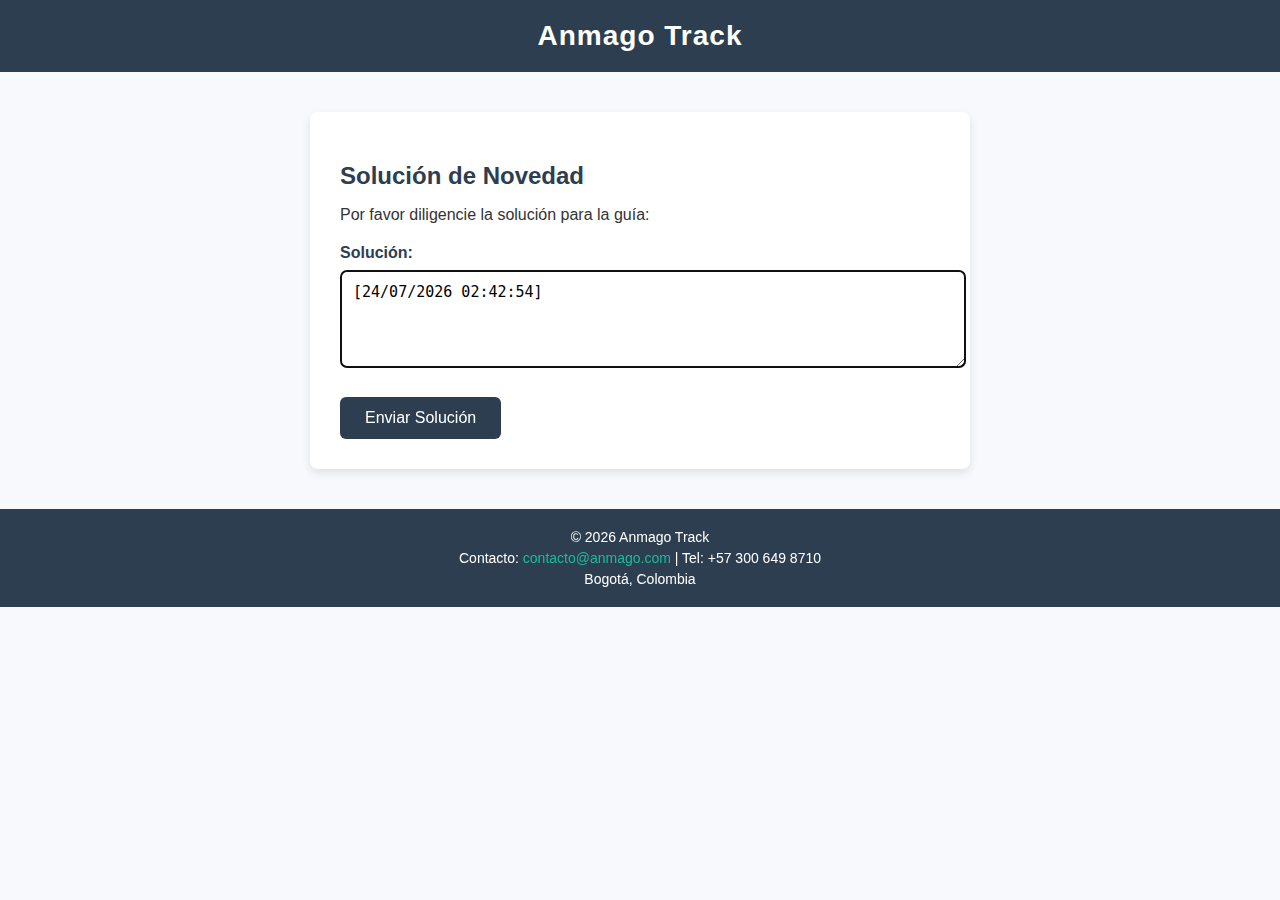
<file: solucion.html>
<!DOCTYPE html>
<html lang="es">
<head>
  <meta charset="UTF-8">
  <title>Anmago Track - Solución de Novedad</title>
  <style>
    /* Estilos generales */
    body {
      font-family: 'Segoe UI', Arial, sans-serif;
      margin: 0;
      padding: 0;
      background-color: #f7f9fc;
      color: #333;
    }

    /* Header */
    header {
      background-color: #2c3e50;
      color: #fff;
      padding: 20px;
      text-align: center;
    }
    header h1 {
      margin: 0;
      font-size: 28px;
      letter-spacing: 1px;
    }

    /* Contenedor principal */
    main {
      max-width: 600px;
      margin: 40px auto;
      background: #fff;
      padding: 30px;
      border-radius: 8px;
      box-shadow: 0 4px 10px rgba(0,0,0,0.1);
    }
    main h2 {
      color: #2c3e50;
      margin-bottom: 10px;
    }
    main p {
      font-size: 16px;
      margin-bottom: 20px;
    }

    /* Formulario */
    label {
      display: block;
      margin-top: 20px;
      font-weight: bold;
      color: #2c3e50;
    }
    input[type="text"], textarea {
      width: 100%;
      padding: 12px;
      margin-top: 8px;
      border: 1px solid #ccc;
      border-radius: 6px;
      font-size: 15px;
    }
    button {
      margin-top: 25px;
      padding: 12px 25px;
      background-color: #2c3e50;
      color: white;
      border: none;
      border-radius: 6px;
      cursor: pointer;
      font-size: 16px;
      transition: background-color 0.3s ease;
    }
    button:hover {
      background-color: #1a252f;
    }

    /* Footer */
    footer {
      background-color: #2c3e50;
      color: #fff;
      text-align: center;
      padding: 15px;
      margin-top: 40px;
    }
    footer p {
      margin: 5px 0;
      font-size: 14px;
    }
    footer a {
      color: #1abc9c;
      text-decoration: none;
    }
    footer a:hover {
      text-decoration: underline;
    }
  </style>
</head>
<body>
  <header>
    <h1>Anmago Track</h1>
  </header>

  <main>
    <h2>Solución de Novedad</h2>
    <p>Por favor diligencie la solución para la guía:</p>
    <p id="guia" style="font-weight:bold; color:#1abc9c;"></p>

    <form method="GET" action="https://script.google.com/macros/s/AKfycbxIipuPmVAvaTt7_oUQzMLNtXIah19dcq2CWkaoglQvFivqY-wBYEw64tvUmL4-1k62/exec">
      <input type="hidden" name="guia" id="guiaInput">
      <input type="hidden" name="fecha_bogota" id="fechaBogota">
      
      <label for="solucion">Solución:</label>
      <textarea id="solucion" name="solucion" rows="4" required></textarea>
      
      <button type="submit">Enviar Solución</button>
    </form>
  </main>

  <footer>
    <p>© 2026 Anmago Track</p>
    <p>Contacto: <a href="mailto:contacto@anmago.com">contacto@anmago.com</a> | Tel: +57 300 649 8710</p>
    <p>Bogotá, Colombia</p>
  </footer>

  <script>
    // Leer parámetro "guia" de la URL
    const params = new URLSearchParams(window.location.search);
    const guia = params.get("guia");
    
    if (guia) {
      document.getElementById("guia").textContent = guia;
      document.getElementById("guiaInput").value = guia;
    }
    
    // FUNCIÓN PARA OBTENER FECHA BOGOTÁ (UTC-5)
    function obtenerFechaBogota() {
      const ahora = new Date();
      // Bogotá es UTC-5 (5 horas detrás de UTC)
      const offsetBogota = -5 * 60; // -5 horas en minutos
      const horaBogota = new Date(ahora.getTime() + offsetBogota * 60 * 1000);
      
      return horaBogota;
    }
    
    // FUNCIÓN PARA FORMATEAR FECHA COMO "DD/MM/YYYY HH:MM:SS"
    function formatearFechaBogota() {
      const fechaBogota = obtenerFechaBogota();
      
      const dia = fechaBogota.getDate().toString().padStart(2, '0');
      const mes = (fechaBogota.getMonth() + 1).toString().padStart(2, '0');
      const anio = fechaBogota.getFullYear();
      const horas = fechaBogota.getHours().toString().padStart(2, '0');
      const minutos = fechaBogota.getMinutes().toString().padStart(2, '0');
      const segundos = fechaBogota.getSeconds().toString().padStart(2, '0');
      
      return `${dia}/${mes}/${anio} ${horas}:${minutos}:${segundos}`;
    }
    
    // AGREGAR FECHA BOGOTÁ AL TEXTAREA AUTOMÁTICAMENTE
    document.addEventListener('DOMContentLoaded', function() {
      const textareaSolucion = document.getElementById('solucion');
      const fechaBogotaInput = document.getElementById('fechaBogota');
      
      // Obtener fecha formateada
      const fechaFormateada = formatearFechaBogota();
      
      // Guardar fecha en campo oculto
      fechaBogotaInput.value = fechaFormateada;
      
      // Si el textarea está vacío, agregar fecha automáticamente
      if (textareaSolucion && textareaSolucion.value.trim() === '') {
        textareaSolucion.value = `[${fechaFormateada}] `;
        textareaSolucion.focus();
        
        // Mover cursor al final
        textareaSolucion.selectionStart = textareaSolucion.value.length;
        textareaSolucion.selectionEnd = textareaSolucion.value.length;
      }
      
      // También podemos mostrar la fecha actual
      console.log('Fecha Bogotá generada:', fechaFormateada);
    });
    
    // OPCIÓN 2: Botón para insertar fecha manualmente (por si acaso)
    function insertarFechaBogota() {
      const textarea = document.getElementById('solucion');
      if (textarea) {
        const fechaFormateada = formatearFechaBogota();
        const cursorPos = textarea.selectionStart;
        const textoActual = textarea.value;
        
        textarea.value = textoActual.substring(0, cursorPos) + 
                         `[${fechaFormateada}] ` + 
                         textoActual.substring(cursorPos);
      }
    }
  </script>
</body>
</html>
</file>
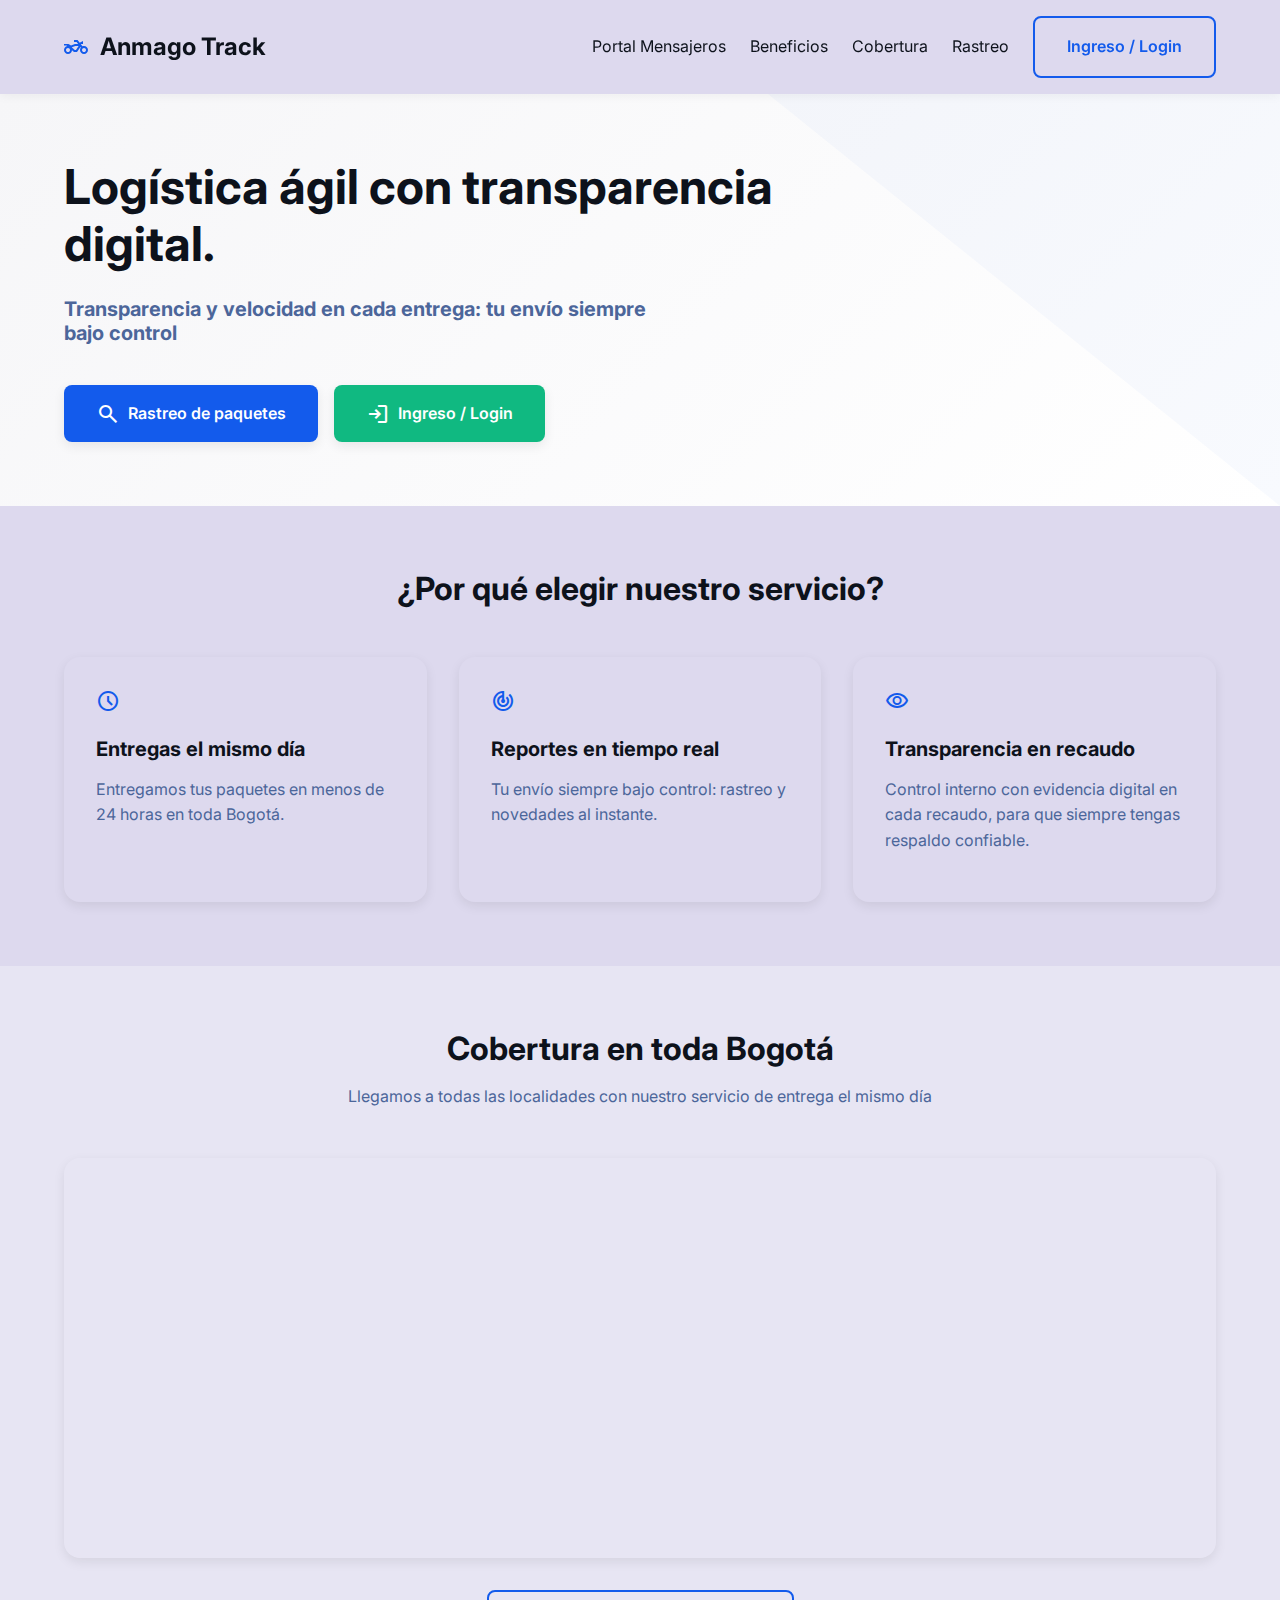
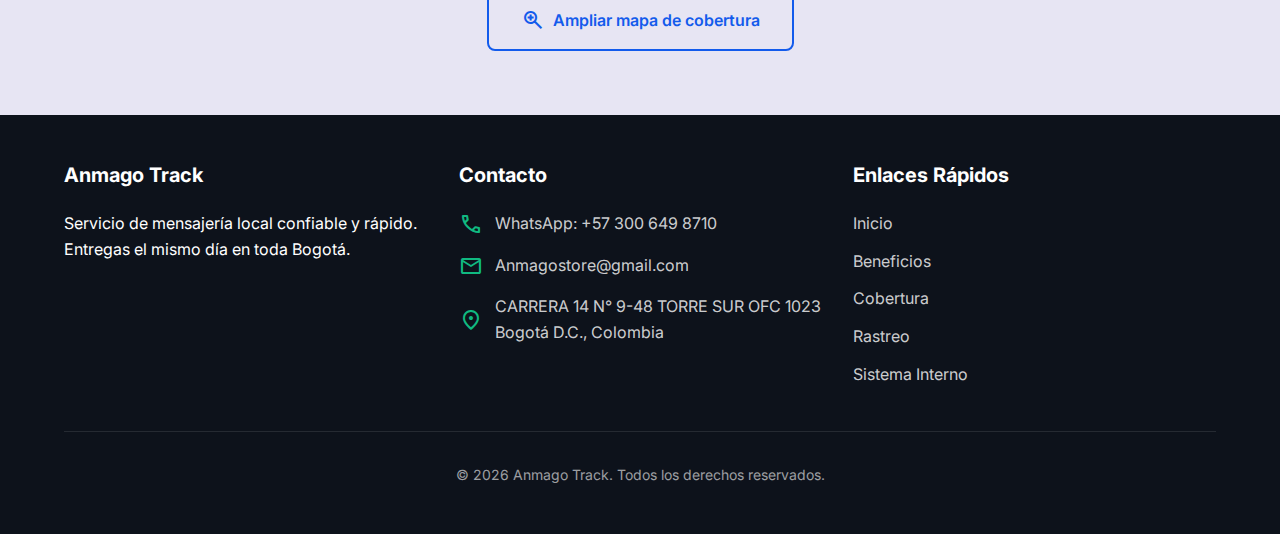
<file: track.html>
<!DOCTYPE html>
<html lang="es">
<head>
    <meta charset="UTF-8">
    <meta name="viewport" content="width=device-width, initial-scale=1.0">
    <title>Anmago Track - Envíos Rápidos en Bogotá</title>
    <link rel="icon" href="data:image/svg+xml,<svg xmlns=%22http://www.w3.org/2000/svg%22 viewBox=%220 0 100 100%22><text y=%22.9em%22 font-size=%2290%22>🚚</text></svg>">
    
    <!-- CSS Institucional Personalizado -->
    <style>
        /* ============================================
           ESTILOS INSTITUCIONALES - Tu CSS personalizado
           ============================================ */
        :root {
            /* Colores institucionales según tus requisitos */
            --azul-oscuro: #0d121b;    /* Confianza */
            --azul-primario: #135bec;  /* Principal */
            --verde-rapidez: #10b981;  /* Rapidez */
            --blanco-fondo: #ddd9ee;   /* Fondo limpio */
            --gris-claro: #f9f9fd5d;
            --gris-medio: #4c669a;
            
            /* Espaciados y bordes */
            --radio-borde: 0.5rem;
            --radio-borde-grande: 1rem;
            --sombra-suave: 0 4px 12px rgba(0, 0, 0, 0.08);
            --sombra-fuerte: 0 8px 24px rgba(19, 91, 236, 0.15);
            
            /* Transiciones */
            --transicion-rapida: 0.2s ease;
            --transicion-media: 0.3s ease;
        }
        
        * {
            box-sizing: border-box;
            margin: 0;
            padding: 0;
        }
        
        body {
            font-family: 'Inter', -apple-system, BlinkMacSystemFont, 'Segoe UI', Roboto, Oxygen, Ubuntu, sans-serif;
            background-color: var(--blanco-fondo);
            color: var(--azul-oscuro);
            line-height: 1.6;
            overflow-x: hidden;
        }
        
        /* ============================================
           TIPOGRAFÍA Y ELEMENTOS BÁSICOS
           ============================================ */
        h1, h2, h3, h4 {
            font-weight: 700;
            line-height: 1.2;
            margin-bottom: 1rem;
        }
        
        h1 {
            font-size: 2.5rem;
        }
        
        h2 {
            font-size: 2rem;
        }
        
        h3 {
            font-size: 1.5rem;
        }
        
        p {
            margin-bottom: 1rem;
        }
        
        a {
            text-decoration: none;
            color: inherit;
        }
        
        .container {
            width: 100%;
            max-width: 1200px;
            margin: 0 auto;
            padding: 0 1.5rem;
        }
        
        .text-center {
            text-align: center;
        }
        
        /* ============================================
           BOTONES INSTITUCIONALES (sin clases externas)
           ============================================ */
        .boton-primario {
            display: inline-flex;
            align-items: center;
            justify-content: center;
            padding: 1rem 2rem;
            background-color: var(--azul-primario);
            color: white;
            font-weight: 600;
            border-radius: var(--radio-borde);
            border: none;
            cursor: pointer;
            transition: all var(--transicion-rapida);
            box-shadow: var(--sombra-suave);
            font-size: 1rem;
            min-height: 3.5rem;
        }
        
        .boton-primario:hover {
            background-color: #0f4bc4;
            transform: translateY(-2px);
            box-shadow: var(--sombra-fuerte);
        }
        
        .boton-secundario {
            display: inline-flex;
            align-items: center;
            justify-content: center;
            padding: 1rem 2rem;
            background-color: var(--verde-rapidez);
            color: white;
            font-weight: 600;
            border-radius: var(--radio-borde);
            border: none;
            cursor: pointer;
            transition: all var(--transicion-rapida);
            box-shadow: var(--sombra-suave);
            font-size: 1rem;
            min-height: 3.5rem;
        }
        
        .boton-secundario:hover {
            background-color: #0da271;
            transform: translateY(-2px);
            box-shadow: 0 8px 24px rgba(16, 185, 129, 0.2);
        }
        
        .boton-outline {
            display: inline-flex;
            align-items: center;
            justify-content: center;
            padding: 1rem 2rem;
            background-color: transparent;
            color: var(--azul-primario);
            font-weight: 600;
            border-radius: var(--radio-borde);
            border: 2px solid var(--azul-primario);
            cursor: pointer;
            transition: all var(--transicion-rapida);
            font-size: 1rem;
            min-height: 3.5rem;
        }
        
        .boton-outline:hover {
            background-color: rgba(19, 91, 236, 0.05);
        }
        
        /* ============================================
           ENCABEZADO Y NAVEGACIÓN
           ============================================ */
        .encabezado {
            position: sticky;
            top: 0;
            z-index: 100;
            background-color: var(--blanco-fondo);
            box-shadow: 0 2px 10px rgba(0, 0, 0, 0.05);
            padding: 1rem 0;
        }
        
        .encabezado-contenido {
            display: flex;
            justify-content: space-between;
            align-items: center;
        }
        
        .logo {
            display: flex;
            align-items: center;
            gap: 0.75rem;
        }
        
        .logo-icono {
            font-size: 2rem;
            color: var(--azul-primario);
        }
        
        .logo-texto {
            font-size: 1.5rem;
            font-weight: 700;
            color: var(--azul-oscuro);
        }
        
        .navegacion {
            display: flex;
            gap: 1.5rem;
            align-items: center;
        }
        
        .menu-movil {
            display: none;
            font-size: 1.5rem;
            cursor: pointer;
        }
        
        /* ============================================
           HERO SECTION - Encabezado llamativo
           ============================================ */
        .hero {
            padding: 4rem 0;
            background: linear-gradient(135deg, #f6f6f8 0%, #ffffff 100%);
            position: relative;
            overflow: hidden;
        }
        
        .hero::before {
            content: '';
            position: absolute;
            top: 0;
            right: 0;
            width: 40%;
            height: 100%;
            background-image: url('data:image/svg+xml,<svg xmlns="http://www.w3.org/2000/svg" viewBox="0 0 100 100" preserveAspectRatio="none"><path d="M0,0 L100,0 L100,100 Z" fill="%23135bec" opacity="0.03"/></svg>');
            background-size: cover;
            z-index: 0;
        }
        
        .hero-contenido {
            position: relative;
            z-index: 1;
            max-width: 800px;
        }
        
        .hero-titulo {
            font-size: 3rem;
            margin-bottom: 1.5rem;
            color: var(--azul-oscuro);
        }
        
        .hero-subtitulo {
            font-size: 1.25rem;
            color: var(--gris-medio);
            margin-bottom: 2.5rem;
            max-width: 600px;
        }
        
        .hero-destacado {
            color: var(--verde-rapidez);
            font-weight: 700;
        }
        
        .hero-botones {
            display: flex;
            gap: 1rem;
            flex-wrap: wrap;
        }
        
        /* ============================================
           SECCIÓN DE BENEFICIOS
           ============================================ */
        .beneficios {
            padding: 4rem 0;
            background-color: var(--blanco-fondo);
        }
        
        .beneficios-titulo {
            text-align: center;
            margin-bottom: 3rem;
        }
        
        .beneficios-lista {
            display: grid;
            grid-template-columns: repeat(auto-fit, minmax(280px, 1fr));
            gap: 2rem;
        }
        
        .beneficio-item {
            background-color: var(--blanco-fondo);
            border-radius: var(--radio-borde-grande);
            padding: 2rem;
            box-shadow: var(--sombra-suave);
            transition: transform var(--transicion-media);
        }
        
        .beneficio-item:hover {
            transform: translateY(-5px);
        }
        
        .beneficio-icono {
            font-size: 2.5rem;
            margin-bottom: 1.5rem;
            color: var(--azul-primario);
        }
        
        .beneficio-titulo {
            font-size: 1.25rem;
            margin-bottom: 1rem;
        }
        
        .beneficio-descripcion {
            color: var(--gris-medio);
        }
        
        .beneficio-precio {
            background-color: rgba(16, 185, 129, 0.1);
            border-left: 4px solid var(--verde-rapidez);
            padding: 1rem;
            margin-top: 1rem;
            border-radius: 0 var(--radio-borde) var(--radio-borde) 0;
        }
        
        /* ============================================
           SECCIÓN DE COBERTURA (MAPA)
           ============================================ */
        .cobertura {
            padding: 4rem 0;
            background-color: var(--gris-claro);
        }
        
        .cobertura-titulo {
            text-align: center;
            margin-bottom: 1rem;
        }
        
        .cobertura-subtitulo {
            text-align: center;
            color: var(--gris-medio);
            margin-bottom: 3rem;
            max-width: 600px;
            margin-left: auto;
            margin-right: auto;
        }
        
        .mapa-contenedor {
            width: 100%;
            height: 400px;
            border-radius: var(--radio-borde-grande);
            overflow: hidden;
            box-shadow: var(--sombra-suave);
            margin-bottom: 2rem;
        }
        
        /* Estilo específico para el mapa de Google */
        .mapa-google {
            width: 100%;
            height: 100%;
            border: 0;
        }
        
        /* ============================================
           RESPONSIVE DESIGN
           ============================================ */
        @media (max-width: 768px) {
            h1 {
                font-size: 2rem;
            }
            
            h2 {
                font-size: 1.75rem;
            }
            
            .hero-titulo {
                font-size: 2.25rem;
            }
            
            .hero-botones {
                flex-direction: column;
            }
            
            .hero-botones .boton-primario,
            .hero-botones .boton-secundario {
                width: 100%;
            }
            
            .navegacion {
                display: none;
            }
            
            .menu-movil {
                display: block;
            }
            
            .mapa-contenedor {
                height: 300px;
            }
        }
        
        @media (max-width: 480px) {
            .hero-titulo {
                font-size: 1.75rem;
            }
            
            .beneficios-lista {
                grid-template-columns: 1fr;
            }
            
            .mapa-contenedor {
                height: 250px;
            }
        }
        
        /* ============================================
           ANIMACIONES Y EFECTOS
           ============================================ */
        @keyframes fadeInUp {
            from {
                opacity: 0;
                transform: translateY(20px);
            }
            to {
                opacity: 1;
                transform: translateY(0);
            }
        }
        
        .animado {
            animation: fadeInUp 0.6s ease forwards;
        }
        
        .retraso-1 { animation-delay: 0.1s; }
        .retraso-2 { animation-delay: 0.2s; }
        .retraso-3 { animation-delay: 0.3s; }
        .retraso-4 { animation-delay: 0.4s; }
        
        /* ============================================
           PIE DE PÁGINA
           ============================================ */
        .pie-pagina {
            background-color: var(--azul-oscuro);
            color: white;
            padding: 3rem 0 2rem;
        }
        
        .pie-contenido {
            display: grid;
            grid-template-columns: repeat(auto-fit, minmax(250px, 1fr));
            gap: 2rem;
            margin-bottom: 2rem;
        }
        
        .pie-columna-titulo {
            font-size: 1.25rem;
            margin-bottom: 1.5rem;
            color: white;
        }
        
        .pie-lista {
            list-style: none;
        }
        
        .pie-lista li {
            margin-bottom: 0.75rem;
        }
        
        .pie-lista a {
            color: rgba(255, 255, 255, 0.8);
            transition: color var(--transicion-rapida);
        }
        
        .pie-lista a:hover {
            color: white;
        }
        
        .contacto-item {
            display: flex;
            align-items: center;
            gap: 0.75rem;
            margin-bottom: 1rem;
            color: rgba(255, 255, 255, 0.8);
        }
        
        .contacto-icono {
            color: var(--verde-rapidez);
        }
        
        .pie-derechos {
            text-align: center;
            padding-top: 2rem;
            border-top: 1px solid rgba(255, 255, 255, 0.1);
            color: rgba(255, 255, 255, 0.6);
            font-size: 0.875rem;
        }
    </style>
    
    <!-- Fuente Inter para consistencia -->
    <link href="https://fonts.googleapis.com/css2?family=Inter:wght@400;500;600;700&display=swap" rel="stylesheet">
    
    <!-- Íconos de Material Symbols -->
    <link href="https://fonts.googleapis.com/css2?family=Material+Symbols+Outlined:wght,FILL@100..700,0..1&display=swap" rel="stylesheet">
</head>
<body>
    <!-- ============================================
         LANDING PAGE PÚBLICA
         ============================================ -->
    
    <!-- Encabezado -->
    <header class="encabezado" id="encabezado">
        <div class="container encabezado-contenido">
            <div class="logo">
                <span class="material-symbols-outlined logo-icono">two_wheeler</span>
                <span class="logo-texto">Anmago Track</span>
            </div>
            
            <div class="navegacion">
                <a href="https://script.google.com/macros/s/AKfycbxIipuPmVAvaTt7_oUQzMLNtXIah19dcq2CWkaoglQvFivqY-wBYEw64tvUmL4-1k62/exec" target="_blank">Portal Mensajeros</a>
                <a href="#beneficios">Beneficios</a>
                <a href="#cobertura">Cobertura</a>
                <a href="https://anmagos.github.io/Anmago.track/consultas.html" target="_blank">Rastreo</a>
                <a href="login.html" class="boton-outline">Ingreso / Login</a>
            </div>
            
            <div class="menu-movil" id="menu-movil">
                <span class="material-symbols-outlined">menu</span>
            </div>
        </div>
    </header>
    
    <!-- Sección Hero -->
    <section class="hero" id="hero">
        <div class="container">
            <div class="hero-contenido animado">
                <h1 class="hero-titulo">Logística ágil con transparencia digital.</h1>
                <h2 class="hero-subtitulo">Transparencia y velocidad en cada entrega: tu envío siempre bajo control</h2>
                
                <div class="hero-botones">
                    <a href="https://anmagos.github.io/Anmago.track/consultas.html" target="_blank" class="boton-primario">
                        <span class="material-symbols-outlined" style="margin-right: 0.5rem;">search</span>
                        Rastreo de paquetes
                    </a>
                    <!-- CAMBIADO: Ahora apunta a sistema.html -->
                    <a href="login.html" class="boton-secundario">
                        <span class="material-symbols-outlined" style="margin-right: 0.5rem;">login</span>
                        Ingreso / Login
                    </a>
                </div>
            </div>
        </div>
    </section>
    
    <!-- Sección de Beneficios -->
    <section class="beneficios" id="beneficios">
        <div class="container">
            <h2 class="beneficios-titulo animado">¿Por qué elegir nuestro servicio?</h2>
            
            <div class="beneficios-lista">
                <div class="beneficio-item animado retraso-1">
                    <span class="material-symbols-outlined beneficio-icono">schedule</span>
                    <h3 class="beneficio-titulo">Entregas el mismo día</h3>
                    <p class="beneficio-descripcion">Entregamos tus paquetes en menos de 24 horas en toda Bogotá.</p>
                </div>
                
                <div class="beneficio-item animado retraso-2">
                    <span class="material-symbols-outlined beneficio-icono">track_changes</span>
                    <h3 class="beneficio-titulo">Reportes en tiempo real</h3>
                    <p class="beneficio-descripcion">Tu envío siempre bajo control: rastreo y novedades al instante.</p>
                </div>
                
                <div class="beneficio-item animado retraso-3">
                    <span class="material-symbols-outlined beneficio-icono">visibility</span>
                    <h3 class="beneficio-titulo">Transparencia en recaudo</h3>
                    <p class="beneficio-descripcion">Control interno con evidencia digital en cada recaudo, para que siempre tengas respaldo confiable.</p>
                </div>
                
                
                </div>
            </div>
        </div>
    </section>
    
    <!-- Sección de Cobertura -->
    <section class="cobertura" id="cobertura">
        <div class="container">
            <h2 class="cobertura-titulo animado">Cobertura en toda Bogotá</h2>
            <p class="cobertura-subtitulo animado">Llegamos a todas las localidades con nuestro servicio de entrega el mismo día</p>
            
            <div class="mapa-contenedor animado">
                <!-- Mapa de Google Maps de Bogotá -->
                <iframe 
                    src="https://www.google.com/maps/embed?pb=!1m18!1m12!1m3!1d159073.37571055163!2d-74.26383081694138!3d4.648620941778894!2m3!1f0!2f0!3f0!3m2!1i1024!2i768!4f13.1!3m3!1m2!1s0x8e3f9bfd2da6e29%3A0x5b5e5b5b5b5b5b5b!2sBogot%C3%A1!5e0!3m2!1ses!2sco!4v1620000000000!5m2!1ses!2sco" 
                    class="mapa-google"
                    allowfullscreen="" 
                    loading="lazy" 
                    referrerpolicy="no-referrer-when-downgrade">
                </iframe>
            </div>
            
            <div class="text-center animado retraso-1">
                <a href="#cobertura" class="boton-outline" onclick="ampliarMapa()">
                    <span class="material-symbols-outlined" style="margin-right: 0.5rem;">zoom_in</span>
                    Ampliar mapa de cobertura
                </a>
            </div>
        </div>
    </section>
    
    <!-- Pie de Página -->
    <footer class="pie-pagina" id="pie-pagina">
        <div class="container">
            <div class="pie-contenido">
                <div>
                    <h3 class="pie-columna-titulo">Anmago Track</h3>
                    <p>Servicio de mensajería local confiable y rápido. Entregas el mismo día en toda Bogotá.</p>
                </div>
                
                <div>
                    <h3 class="pie-columna-titulo">Contacto</h3>
                    <div class="contacto-item">
                        <span class="material-symbols-outlined contacto-icono">phone</span>
                        <span>WhatsApp: +57 300 649 8710</span>
                    </div>
                    <div class="contacto-item">
                        <span class="material-symbols-outlined contacto-icono">mail</span>
                        <span>Anmagostore@gmail.com</span>
                    </div>
                    <div class="contacto-item">
                        <span class="material-symbols-outlined contacto-icono">location_on</span>
                        <span>CARRERA 14 N° 9-48 TORRE SUR OFC 1023 Bogotá D.C., Colombia</span>
                    </div>
                </div>
                
                <div>
                    <h3 class="pie-columna-titulo">Enlaces Rápidos</h3>
                    <ul class="pie-lista">
                        <li><a href="#hero">Inicio</a></li>
                        <li><a href="#beneficios">Beneficios</a></li>
                        <li><a href="#cobertura">Cobertura</a></li>
                        <li><a href="consultas.html" target="_blank">Rastreo</a></li>
                        <!-- CAMBIADO: Ahora apunta a sistema.html -->
                        <li><a href="login.html">Sistema Interno</a></li>
                    </ul>
                </div>
            </div>
            
            <div class="pie-derechos">
                <p>&copy; 2026 Anmago Track. Todos los derechos reservados.</p>
            </div>
        </div>
    </footer>
    
    <!-- ============================================
         JAVASCRIPT PARA FUNCIONALIDAD
         ============================================ -->
    <script>
        document.addEventListener('DOMContentLoaded', function() {
            // Elementos del DOM
            const menuMovil = document.getElementById('menu-movil');
            const navegacion = document.querySelector('.navegacion');
            
            // Toggle menú móvil
            function toggleMenuMovil() {
                if (navegacion.style.display === 'flex') {
                    navegacion.style.display = 'none';
                } else {
                    navegacion.style.display = 'flex';
                    navegacion.style.flexDirection = 'column';
                    navegacion.style.position = 'absolute';
                    navegacion.style.top = '100%';
                    navegacion.style.left = '0';
                    navegacion.style.right = '0';
                    navegacion.style.backgroundColor = 'white';
                    navegacion.style.padding = '1.5rem';
                    navegacion.style.boxShadow = '0 4px 12px rgba(0,0,0,0.1)';
                    navegacion.style.zIndex = '1000';
                }
            }
            
            // Animaciones al cargar
            function animarElementos() {
                const elementos = document.querySelectorAll('.animado');
                elementos.forEach(elemento => {
                    elemento.style.opacity = '0';
                });
                
                // Trigger para animaciones después de un pequeño delay
                setTimeout(() => {
                    elementos.forEach(elemento => {
                        elemento.style.opacity = '1';
                    });
                }, 100);
            }
            
            // Función para ampliar el mapa
            window.ampliarMapa = function() {
                const mapa = document.querySelector('.mapa-contenedor');
                if (mapa.style.height === '600px') {
                    mapa.style.height = '400px';
                } else {
                    mapa.style.height = '600px';
                }
            }
            
            // Event listeners
            menuMovil.addEventListener('click', toggleMenuMovil);
            
            // Cerrar menú móvil al hacer clic en un enlace
            document.querySelectorAll('.navegacion a').forEach(enlace => {
                enlace.addEventListener('click', () => {
                    if (window.innerWidth <= 768) {
                        navegacion.style.display = 'none';
                    }
                });
            });
            
            // Inicializar animaciones
            animarElementos();
            
            // Smooth scroll para enlaces internos
            document.querySelectorAll('a[href^="#"]').forEach(anchor => {
                anchor.addEventListener('click', function(e) {
                    // Solo aplicar smooth scroll si no es un enlace externo
                    if (this.getAttribute('href').startsWith('#') && 
                        !this.getAttribute('href').includes('http')) {
                        e.preventDefault();
                        
                        const targetId = this.getAttribute('href');
                        if (targetId === '#') return;
                        
                        const targetElement = document.querySelector(targetId);
                        if (targetElement) {
                            window.scrollTo({
                                top: targetElement.offsetTop - 80,
                                behavior: 'smooth'
                            });
                        }
                    }
                });
            });
            
            // Ajustar menú en resize
            window.addEventListener('resize', function() {
                if (window.innerWidth > 768) {
                    navegacion.style.display = 'flex';
                    navegacion.style.flexDirection = 'row';
                    navegacion.style.position = 'static';
                    navegacion.style.backgroundColor = 'transparent';
                    navegacion.style.padding = '0';
                    navegacion.style.boxShadow = 'none';
                } else {
                    navegacion.style.display = 'none';
                }
            });
        });
    </script>
</body>
</html>
</file>
